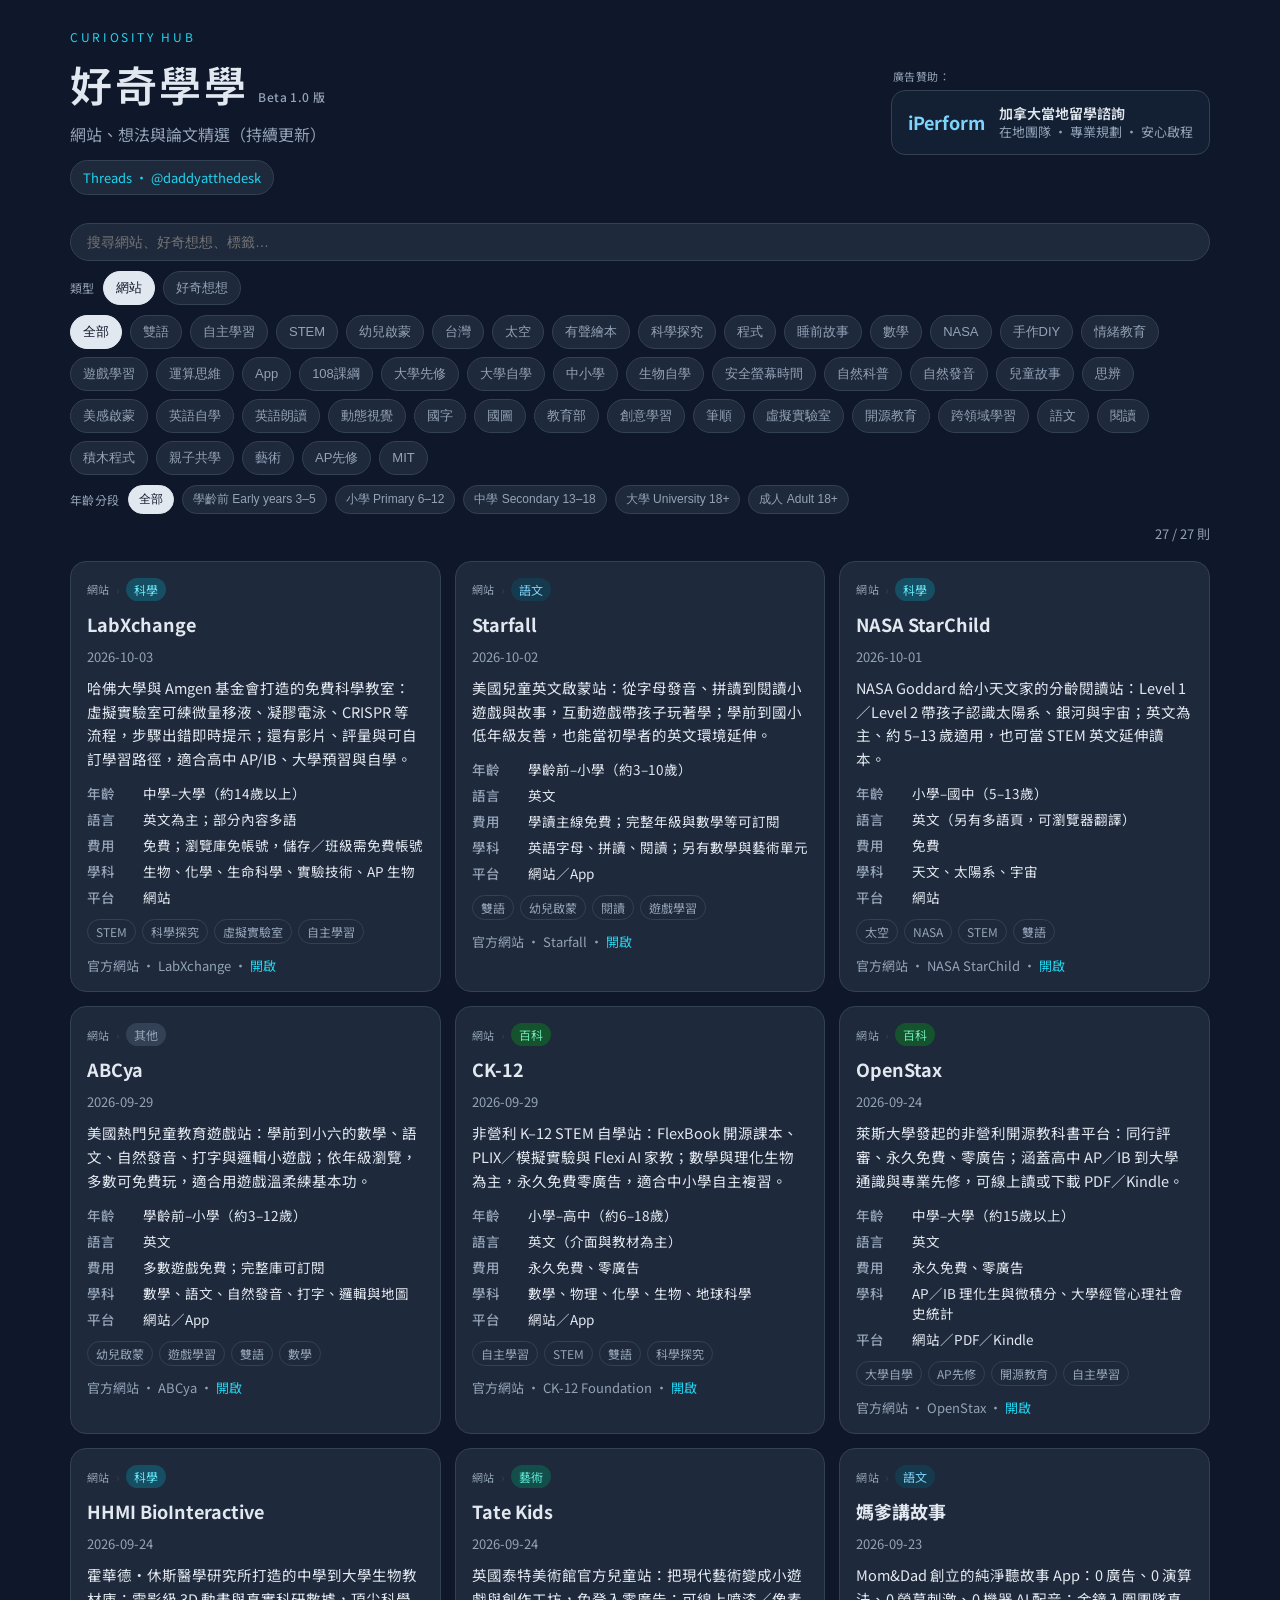
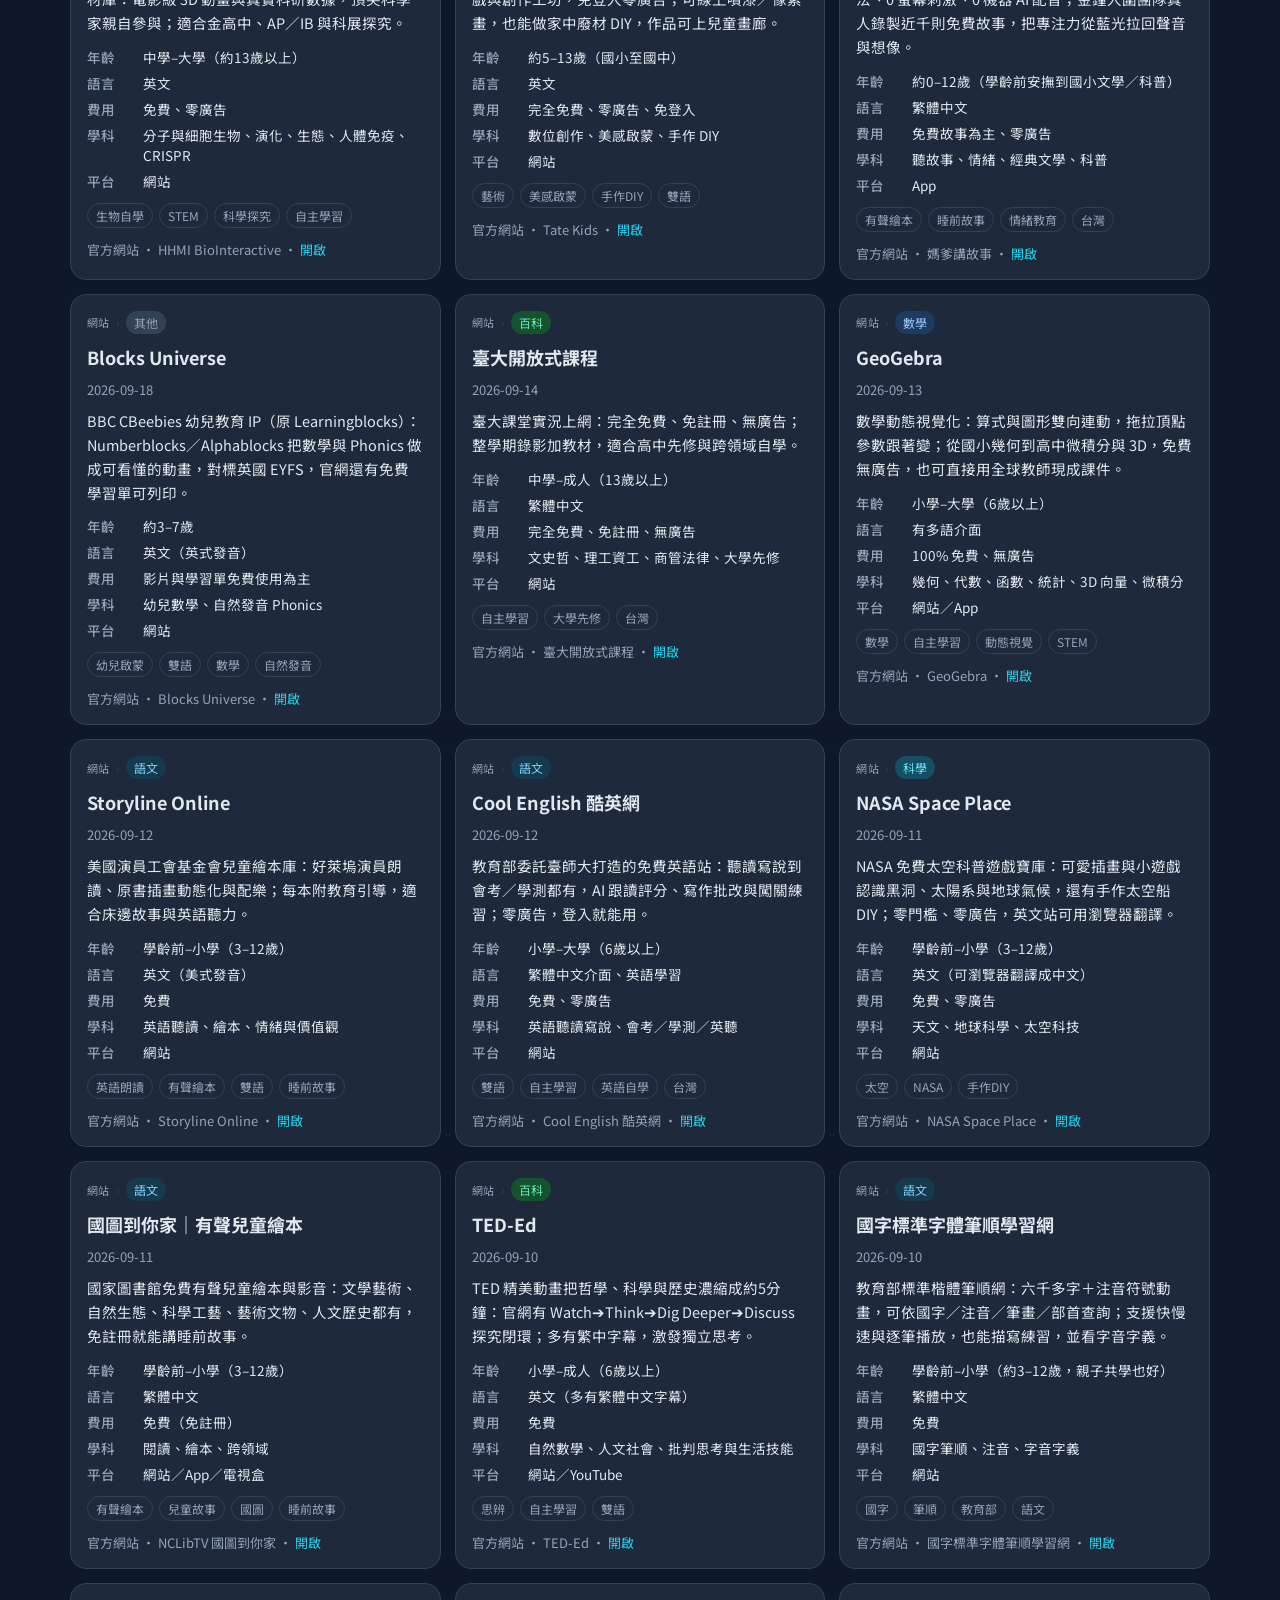
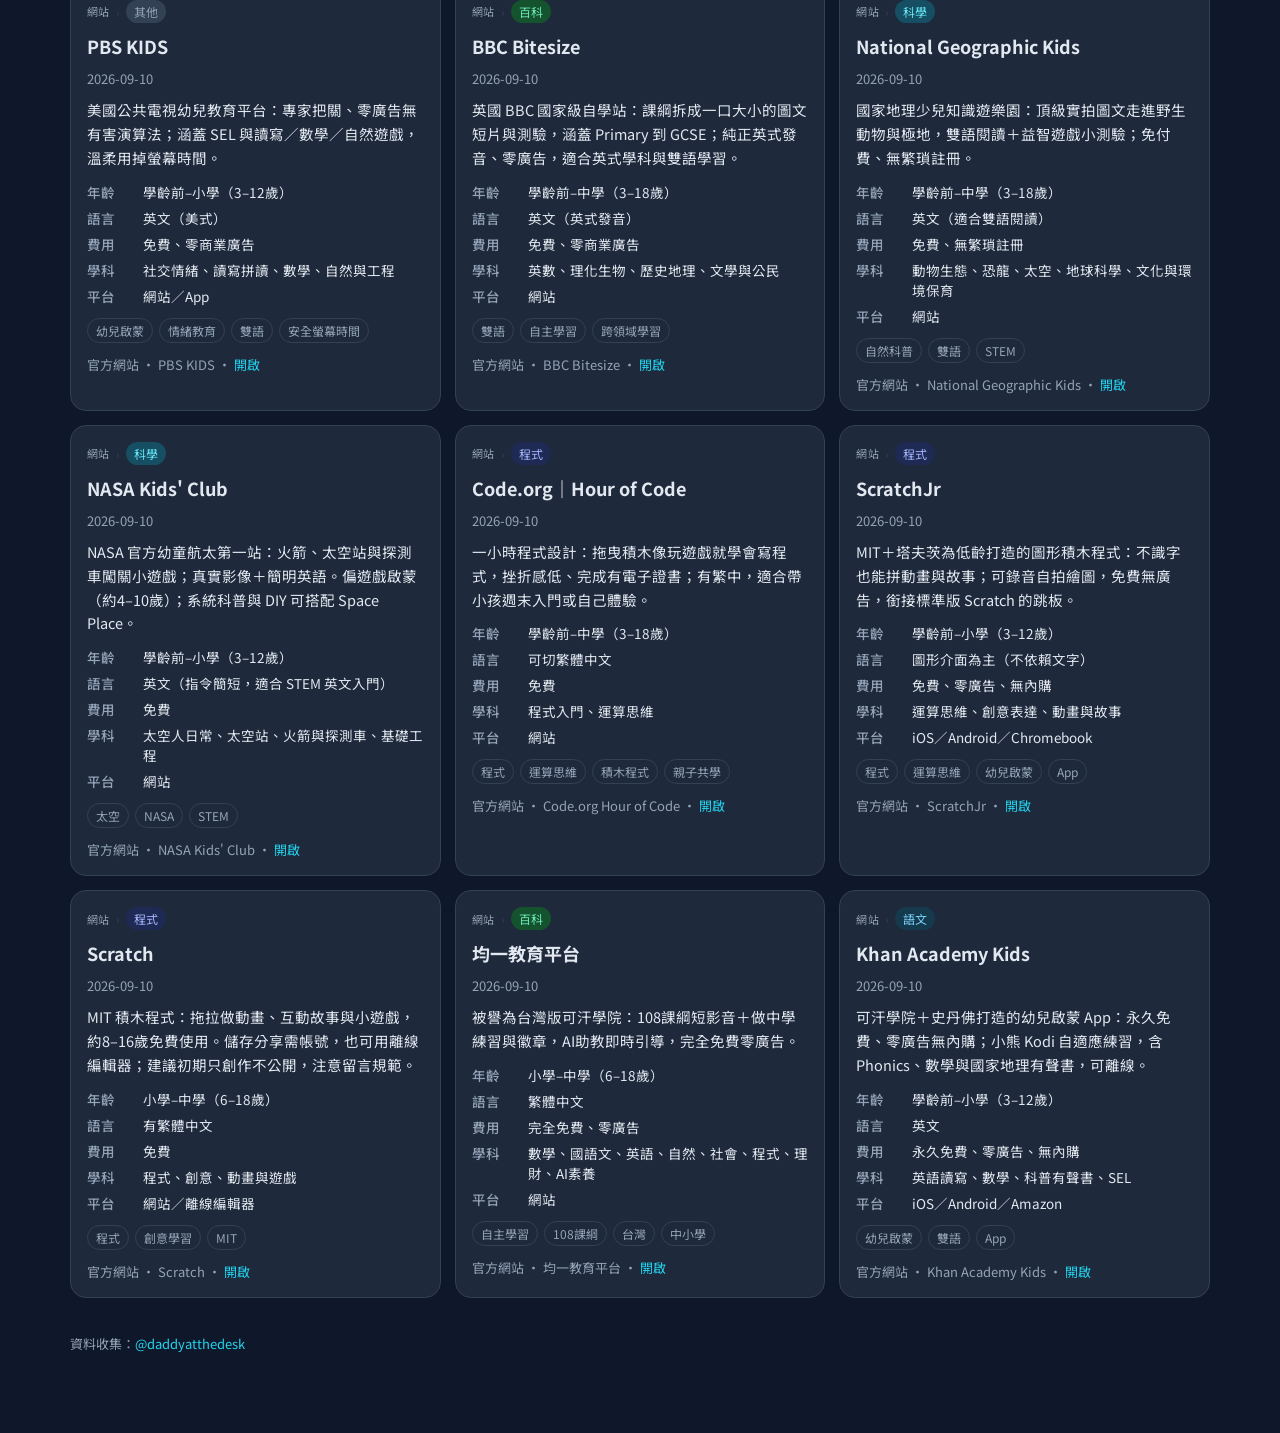
<file: index.html>
<!DOCTYPE html>
<html lang="zh-Hant">
<head>
  <meta charset="UTF-8" />
  <meta name="viewport" content="width=device-width, initial-scale=1" />
  <title>好奇學學 · Curiosity Hub</title>
  <meta name="description" content="兒童、中小學自學與知識網站精選（持續更新）" />
  <link rel="canonical" href="https://curiosityhub.webca.com/" />
  <meta property="og:type" content="website" />
  <meta property="og:site_name" content="好奇學學 Curiosity Hub" />
  <meta property="og:locale" content="zh_TW" />
  <meta property="og:url" content="https://curiosityhub.webca.com/" />
  <meta property="og:title" content="好奇學學 · Curiosity Hub" />
  <meta property="og:description" content="兒童、中小學自學與知識網站精選（持續更新）" />
  <meta property="og:image" content="https://curiosityhub.webca.com/og.jpg" />
  <meta property="og:image:type" content="image/jpeg" />
  <meta property="og:image:width" content="1200" />
  <meta property="og:image:height" content="630" />
  <meta property="og:image:alt" content="Curiosity Hub 好奇學學" />
  <meta name="twitter:card" content="summary_large_image" />
  <meta name="twitter:title" content="好奇學學 · Curiosity Hub" />
  <meta name="twitter:description" content="兒童、中小學自學與知識網站精選（持續更新）" />
  <meta name="twitter:image" content="https://curiosityhub.webca.com/og.jpg" />
  <link rel="preconnect" href="https://fonts.googleapis.com" />
  <link rel="preconnect" href="https://fonts.gstatic.com" crossorigin />
  <link href="https://fonts.googleapis.com/css2?family=Noto+Sans+TC:wght@400;500;600;700&display=swap" rel="stylesheet" />
  <link rel="stylesheet" href="styles.css?v=61" />
  <script type="text/javascript">
    (function(c,l,a,r,i,t,y){
      c[a]=c[a]||function(){(c[a].q=c[a].q||[]).push(arguments)};
      t=l.createElement(r);t.async=1;t.src="https://www.clarity.ms/tag/"+i;
      y=l.getElementsByTagName(r)[0];y.parentNode.insertBefore(t,y);
    })(window, document, "clarity", "script", "ykyc9cb3dd");
  </script>
</head>
<body>
  <div class="wrap">
    <header>
      <div class="brand">
        <div class="kicker">CURIOSITY HUB</div>
        <div class="title-row">
          <h1>好奇學學</h1>
          <span class="beta">Beta 1.0 版</span>
        </div>
        <p class="subtitle">網站、想法與論文精選（持續更新）</p>
        <a class="social" href="https://www.threads.com/@daddyatthedesk" target="_blank" rel="noopener">Threads · @daddyatthedesk</a>
      </div>
      <div class="partner-wrap">
        <span class="partner-kicker">廣告贊助：</span>
        <a class="partner" href="https://www.iperform.com/?utm_source=curiosityhub" target="_blank" rel="noopener">
          <span class="partner-name">iPerform</span>
          <span class="partner-copy">
            <strong>加拿大當地留學諮詢</strong>
            在地團隊 · 專業規劃 · 安心啟程
          </span>
        </a>
      </div>
    </header>
    <div class="toolbar">
      <input class="search" id="q" placeholder="搜尋網站、好奇想想、標籤…" />
      <div class="kind-row">
        <span class="age-label">類型</span>
        <div class="chips kinds" id="kinds"></div>
      </div>
      <div class="chips" id="chips"></div>
      <div class="age-row" id="ageRow">
        <span class="age-label">年齡分段</span>
        <div class="chips ages" id="ages"></div>
      </div>
      <div class="stats" id="stats"></div>
    </div>
    <div class="list" id="list"></div>
    <footer>資料收集：<a href="https://www.threads.com/@daddyatthedesk" target="_blank" rel="noopener">@daddyatthedesk</a></footer>
  </div>
  <script src="app.js?v=61"></script>
</body>
</html>
</file>
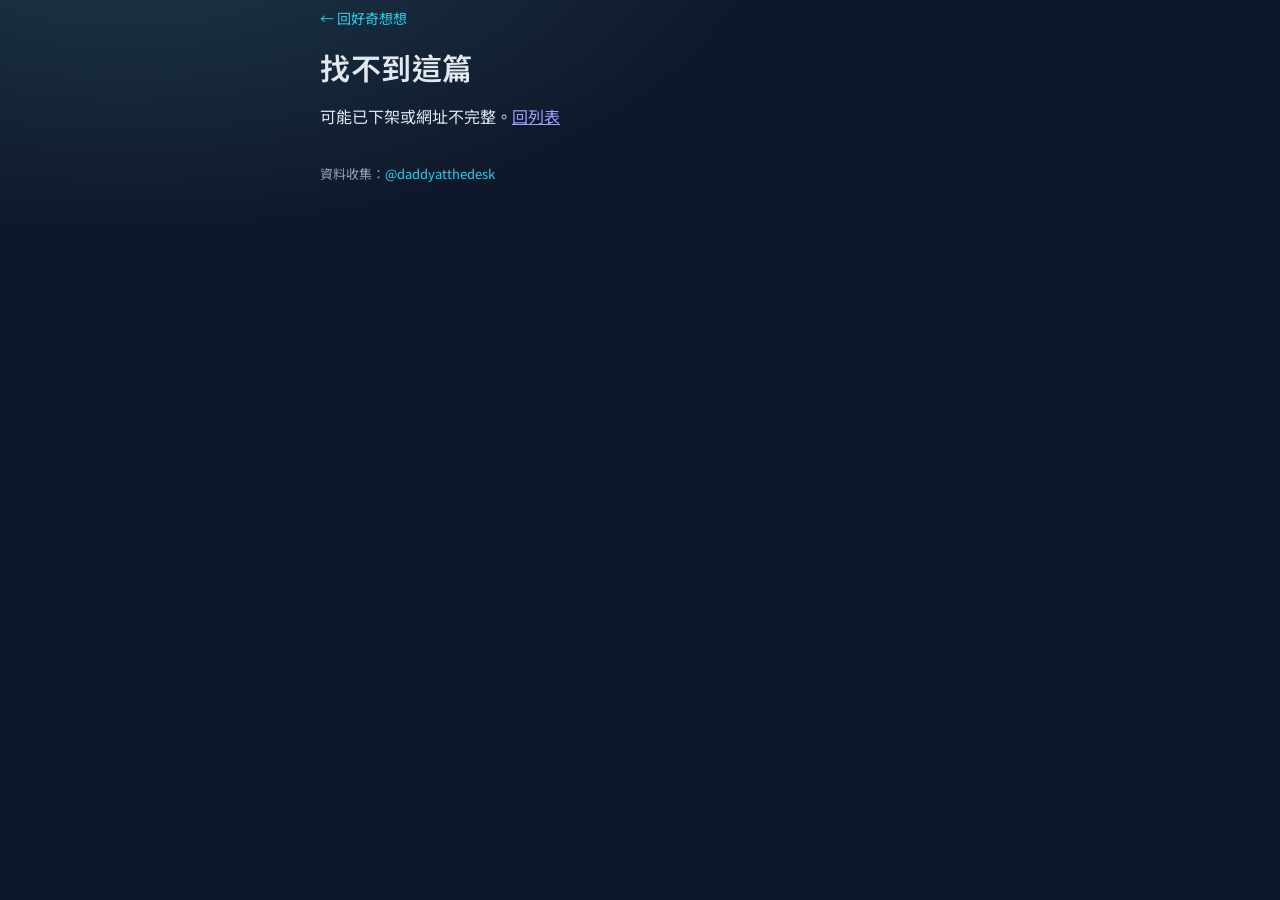
<file: article.html>
<!DOCTYPE html>
<html lang="zh-Hant">
<head>
  <meta charset="UTF-8" />
  <meta name="viewport" content="width=device-width, initial-scale=1" />
  <title>好奇學學</title>
  <meta name="description" content="兒童、中小學自學與知識精選（持續更新）" />
  <link rel="canonical" href="https://curiosityhub.webca.com/article.html" />
  <meta property="og:type" content="website" />
  <meta property="og:site_name" content="好奇學學 Curiosity Hub" />
  <meta property="og:locale" content="zh_TW" />
  <meta property="og:title" content="好奇想想 · 好奇學學" />
  <meta property="og:description" content="兒童、中小學自學與知識精選（持續更新）" />
  <meta property="og:image" content="https://curiosityhub.webca.com/og.jpg" />
  <meta property="og:image:type" content="image/jpeg" />
  <meta property="og:image:width" content="1200" />
  <meta property="og:image:height" content="630" />
  <meta name="twitter:card" content="summary_large_image" />
  <meta name="twitter:image" content="https://curiosityhub.webca.com/og.jpg" />
  <link rel="preconnect" href="https://fonts.googleapis.com" />
  <link rel="preconnect" href="https://fonts.gstatic.com" crossorigin />
  <link href="https://fonts.googleapis.com/css2?family=Noto+Sans+TC:wght@400;500;600;700&display=swap" rel="stylesheet" />
  <link rel="stylesheet" href="styles.css?v=61" />
  <script>
    (function () {
      var id = new URLSearchParams(location.search).get("id");
      if (id) location.replace("a/" + encodeURIComponent(id) + ".html");
    })();
  </script>
  <script type="text/javascript">
    (function(c,l,a,r,i,t,y){
      c[a]=c[a]||function(){(c[a].q=c[a].q||[]).push(arguments)};
      t=l.createElement(r);t.async=1;t.src="https://www.clarity.ms/tag/"+i;
      y=l.getElementsByTagName(r)[0];y.parentNode.insertBefore(t,y);
    })(window, document, "clarity", "script", "ykyc9cb3dd");
  </script>
</head>
<body>
  <div class="wrap reader-wrap">
    <p class="back"><a href="./">← 回好奇想想</a></p>
    <article class="reader" id="reader">載入中…</article>
    <footer>資料收集：<a href="https://www.threads.com/@daddyatthedesk" target="_blank" rel="noopener">@daddyatthedesk</a></footer>
  </div>
  <script src="article.js?v=61"></script>
</body>
</html>
</file>
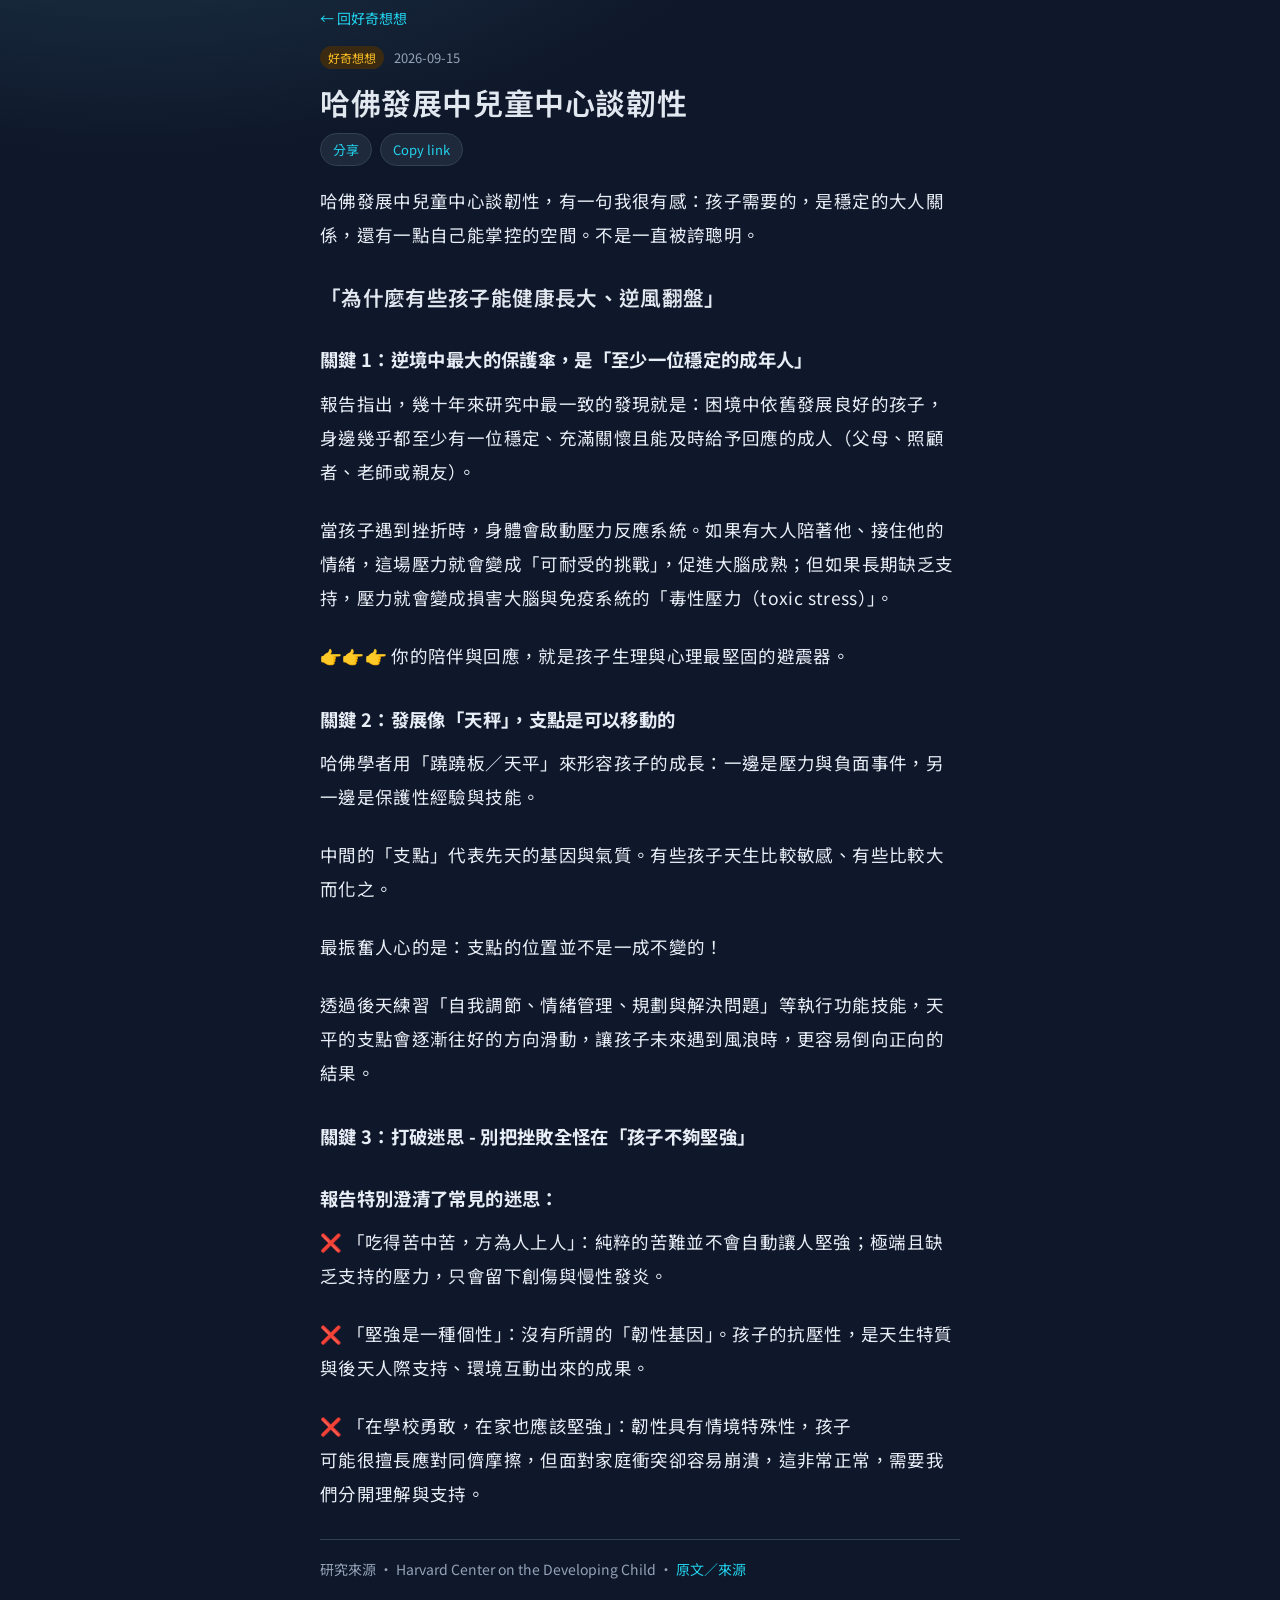
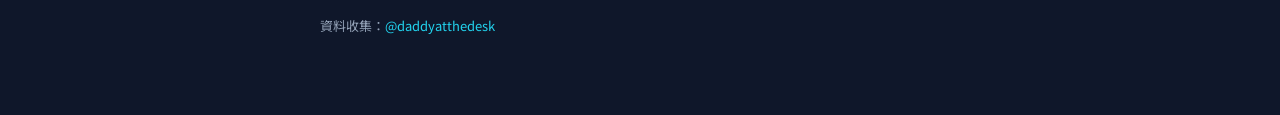
<file: a/2026-09-15-001.html>
<!DOCTYPE html>
<html lang="zh-Hant">
<head>
  <meta charset="UTF-8" />
  <meta name="viewport" content="width=device-width, initial-scale=1" />
  <title>哈佛發展中兒童中心談韌性 · 好奇學學</title>
  <meta name="description" content="兒童、中小學自學與知識精選（持續更新）" />
  <link rel="canonical" href="https://curiosityhub.webca.com/a/2026-09-15-001.html" />
  <meta property="og:type" content="article" />
  <meta property="og:site_name" content="好奇學學 Curiosity Hub" />
  <meta property="og:locale" content="zh_TW" />
  <meta property="og:title" content="哈佛發展中兒童中心談韌性 · 好奇學學" />
  <meta property="og:description" content="兒童、中小學自學與知識精選（持續更新）" />
  <meta property="og:url" content="https://curiosityhub.webca.com/a/2026-09-15-001.html" />
  <meta property="og:image" content="https://curiosityhub.webca.com/og.jpg" />
  <meta property="og:image:type" content="image/jpeg" />
  <meta property="og:image:width" content="1200" />
  <meta property="og:image:height" content="630" />
  <meta name="twitter:card" content="summary_large_image" />
  <meta name="twitter:image" content="https://curiosityhub.webca.com/og.jpg" />
  <link rel="preconnect" href="https://fonts.googleapis.com" />
  <link rel="preconnect" href="https://fonts.gstatic.com" crossorigin />
  <link href="https://fonts.googleapis.com/css2?family=Noto+Sans+TC:wght@400;500;600;700&display=swap" rel="stylesheet" />
  <link rel="stylesheet" href="../styles.css?v=48" />
  <script type="text/javascript">
    (function(c,l,a,r,i,t,y){
      c[a]=c[a]||function(){(c[a].q=c[a].q||[]).push(arguments)};
      t=l.createElement(r);t.async=1;t.src="https://www.clarity.ms/tag/"+i;
      y=l.getElementsByTagName(r)[0];y.parentNode.insertBefore(t,y);
    })(window, document, "clarity", "script", "ykyc9cb3dd");
  </script>
</head>
<body>
  <div class="wrap reader-wrap">
    <p class="back"><a href="../">← 回好奇想想</a></p>
    <article class="reader" id="reader">載入中…</article>
    <footer>資料收集：<a href="https://www.threads.com/@daddyatthedesk" target="_blank" rel="noopener">@daddyatthedesk</a></footer>
  </div>
  <script src="../article.js?v=48"></script>
</body>
</html>
</file>
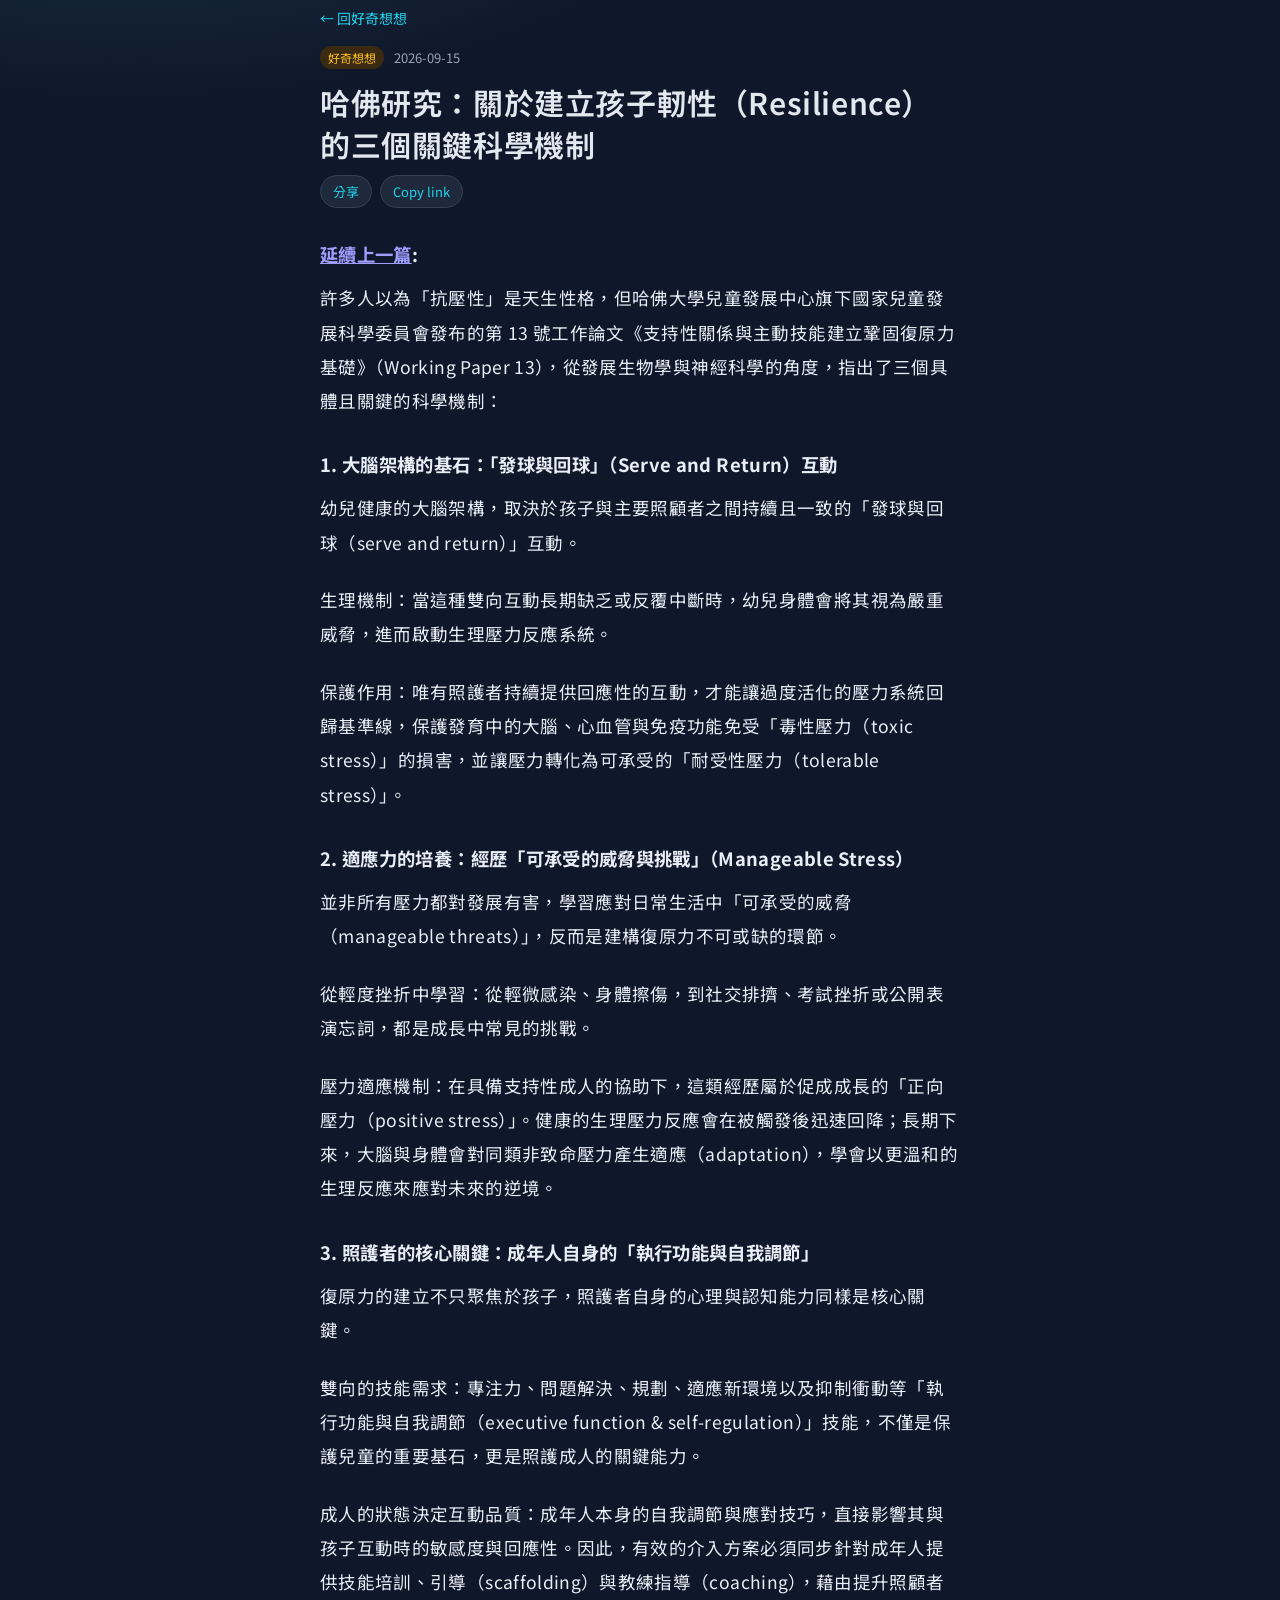
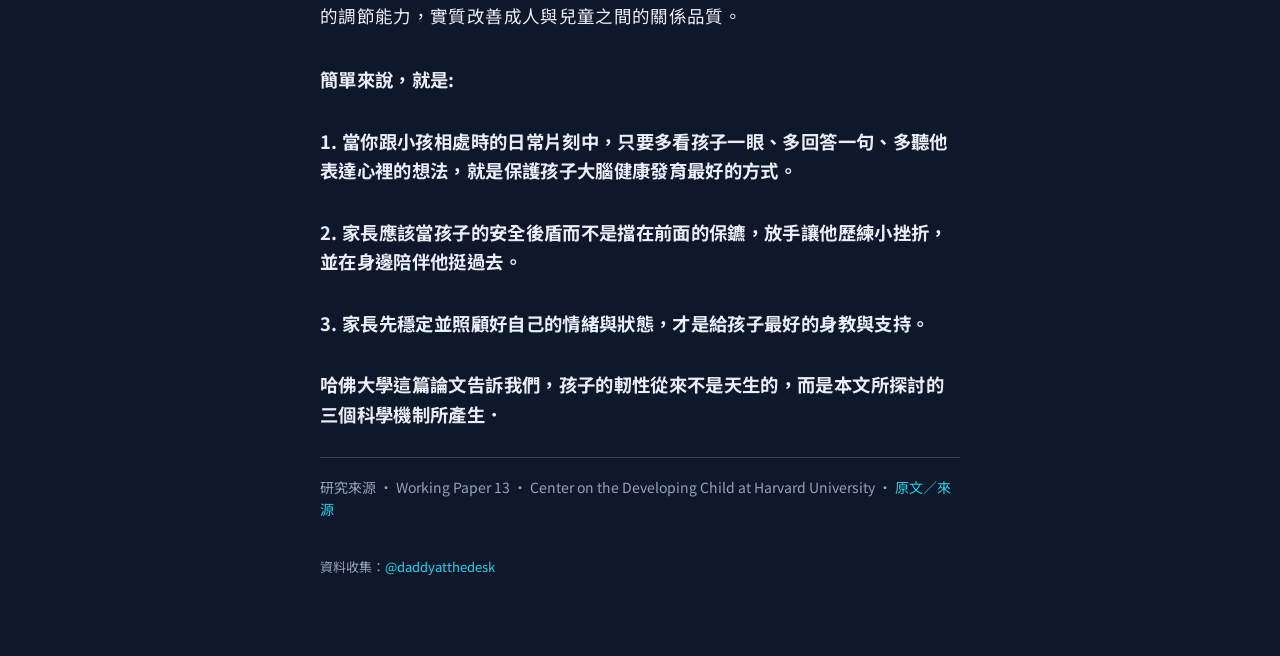
<file: a/2026-09-15-002.html>
<!DOCTYPE html>
<html lang="zh-Hant">
<head>
  <meta charset="UTF-8" />
  <meta name="viewport" content="width=device-width, initial-scale=1" />
  <title>哈佛研究：關於建立孩子軔性（Resilience）的三個關鍵科學機制 · 好奇學學</title>
  <meta name="description" content="兒童、中小學自學與知識精選（持續更新）" />
  <link rel="canonical" href="https://curiosityhub.webca.com/a/2026-09-15-002.html" />
  <meta property="og:type" content="article" />
  <meta property="og:site_name" content="好奇學學 Curiosity Hub" />
  <meta property="og:locale" content="zh_TW" />
  <meta property="og:title" content="哈佛研究：關於建立孩子軔性（Resilience）的三個關鍵科學機制 · 好奇學學" />
  <meta property="og:description" content="兒童、中小學自學與知識精選（持續更新）" />
  <meta property="og:url" content="https://curiosityhub.webca.com/a/2026-09-15-002.html" />
  <meta property="og:image" content="https://curiosityhub.webca.com/og.jpg" />
  <meta property="og:image:type" content="image/jpeg" />
  <meta property="og:image:width" content="1200" />
  <meta property="og:image:height" content="630" />
  <meta name="twitter:card" content="summary_large_image" />
  <meta name="twitter:image" content="https://curiosityhub.webca.com/og.jpg" />
  <link rel="preconnect" href="https://fonts.googleapis.com" />
  <link rel="preconnect" href="https://fonts.gstatic.com" crossorigin />
  <link href="https://fonts.googleapis.com/css2?family=Noto+Sans+TC:wght@400;500;600;700&display=swap" rel="stylesheet" />
  <link rel="stylesheet" href="../styles.css?v=48" />
  <script type="text/javascript">
    (function(c,l,a,r,i,t,y){
      c[a]=c[a]||function(){(c[a].q=c[a].q||[]).push(arguments)};
      t=l.createElement(r);t.async=1;t.src="https://www.clarity.ms/tag/"+i;
      y=l.getElementsByTagName(r)[0];y.parentNode.insertBefore(t,y);
    })(window, document, "clarity", "script", "ykyc9cb3dd");
  </script>
</head>
<body>
  <div class="wrap reader-wrap">
    <p class="back"><a href="../">← 回好奇想想</a></p>
    <article class="reader" id="reader">載入中…</article>
    <footer>資料收集：<a href="https://www.threads.com/@daddyatthedesk" target="_blank" rel="noopener">@daddyatthedesk</a></footer>
  </div>
  <script src="../article.js?v=48"></script>
</body>
</html>
</file>
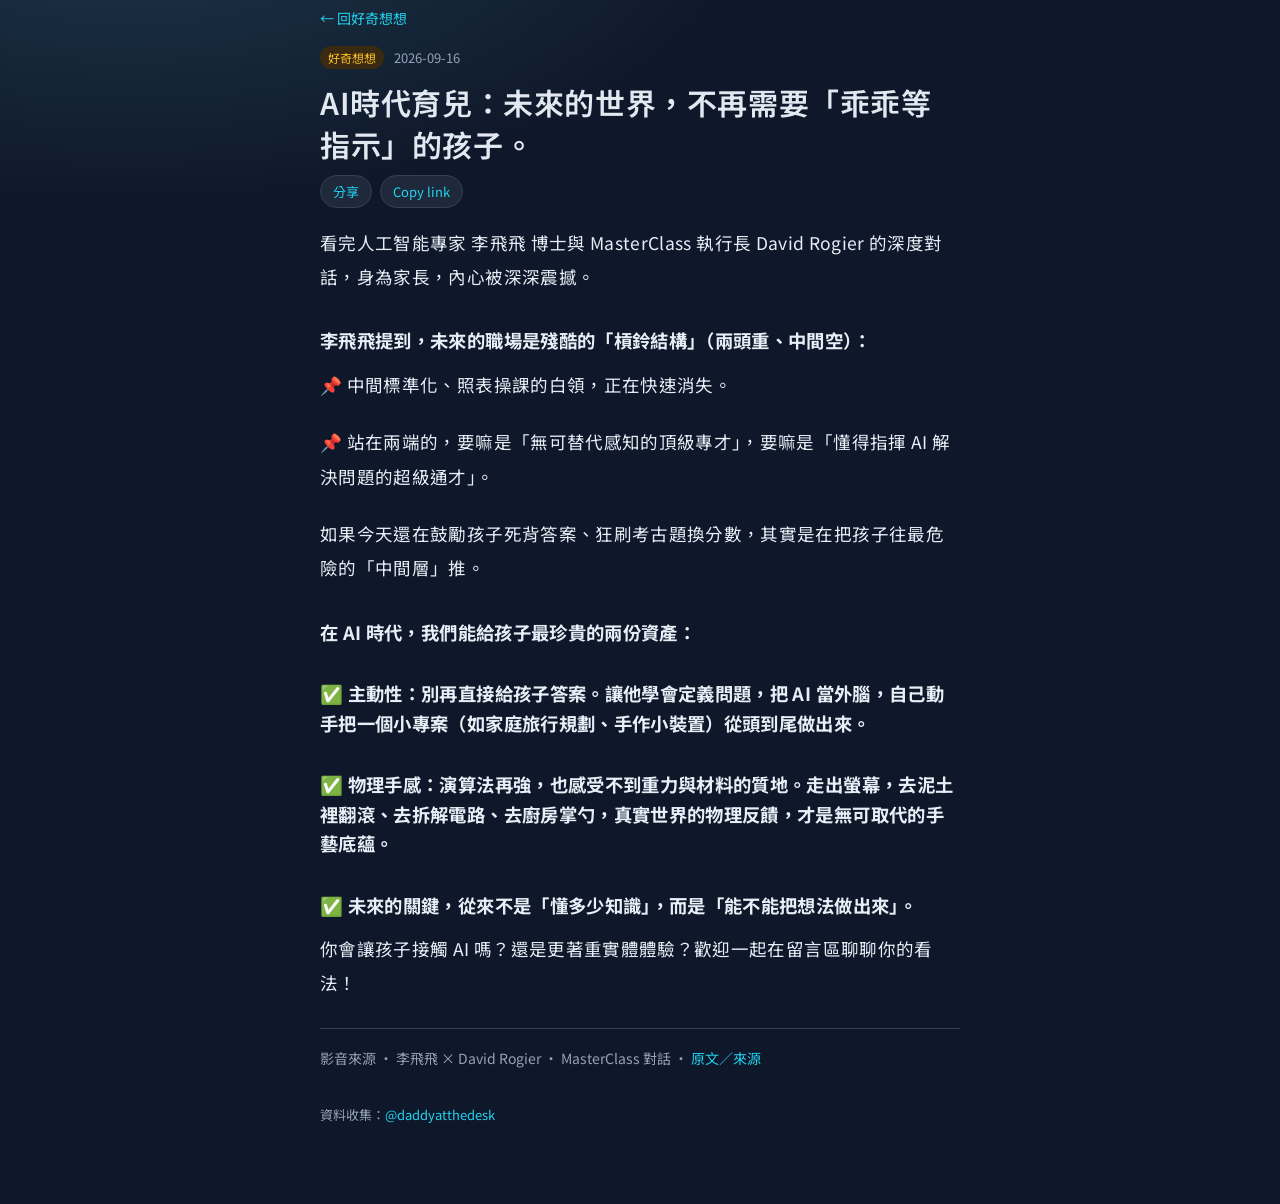
<file: a/2026-09-16-001.html>
<!DOCTYPE html>
<html lang="zh-Hant">
<head>
  <meta charset="UTF-8" />
  <meta name="viewport" content="width=device-width, initial-scale=1" />
  <title>AI時代育兒：未來的世界，不再需要「乖乖等指示」的孩子。 · 好奇學學</title>
  <meta name="description" content="兒童、中小學自學與知識精選（持續更新）" />
  <link rel="canonical" href="https://curiosityhub.webca.com/a/2026-09-16-001.html" />
  <meta property="og:type" content="article" />
  <meta property="og:site_name" content="好奇學學 Curiosity Hub" />
  <meta property="og:locale" content="zh_TW" />
  <meta property="og:title" content="AI時代育兒：未來的世界，不再需要「乖乖等指示」的孩子。 · 好奇學學" />
  <meta property="og:description" content="兒童、中小學自學與知識精選（持續更新）" />
  <meta property="og:url" content="https://curiosityhub.webca.com/a/2026-09-16-001.html" />
  <meta property="og:image" content="https://curiosityhub.webca.com/og.jpg" />
  <meta property="og:image:type" content="image/jpeg" />
  <meta property="og:image:width" content="1200" />
  <meta property="og:image:height" content="630" />
  <meta name="twitter:card" content="summary_large_image" />
  <meta name="twitter:image" content="https://curiosityhub.webca.com/og.jpg" />
  <link rel="preconnect" href="https://fonts.googleapis.com" />
  <link rel="preconnect" href="https://fonts.gstatic.com" crossorigin />
  <link href="https://fonts.googleapis.com/css2?family=Noto+Sans+TC:wght@400;500;600;700&display=swap" rel="stylesheet" />
  <link rel="stylesheet" href="../styles.css?v=48" />
  <script type="text/javascript">
    (function(c,l,a,r,i,t,y){
      c[a]=c[a]||function(){(c[a].q=c[a].q||[]).push(arguments)};
      t=l.createElement(r);t.async=1;t.src="https://www.clarity.ms/tag/"+i;
      y=l.getElementsByTagName(r)[0];y.parentNode.insertBefore(t,y);
    })(window, document, "clarity", "script", "ykyc9cb3dd");
  </script>
</head>
<body>
  <div class="wrap reader-wrap">
    <p class="back"><a href="../">← 回好奇想想</a></p>
    <article class="reader" id="reader">載入中…</article>
    <footer>資料收集：<a href="https://www.threads.com/@daddyatthedesk" target="_blank" rel="noopener">@daddyatthedesk</a></footer>
  </div>
  <script src="../article.js?v=48"></script>
</body>
</html>
</file>
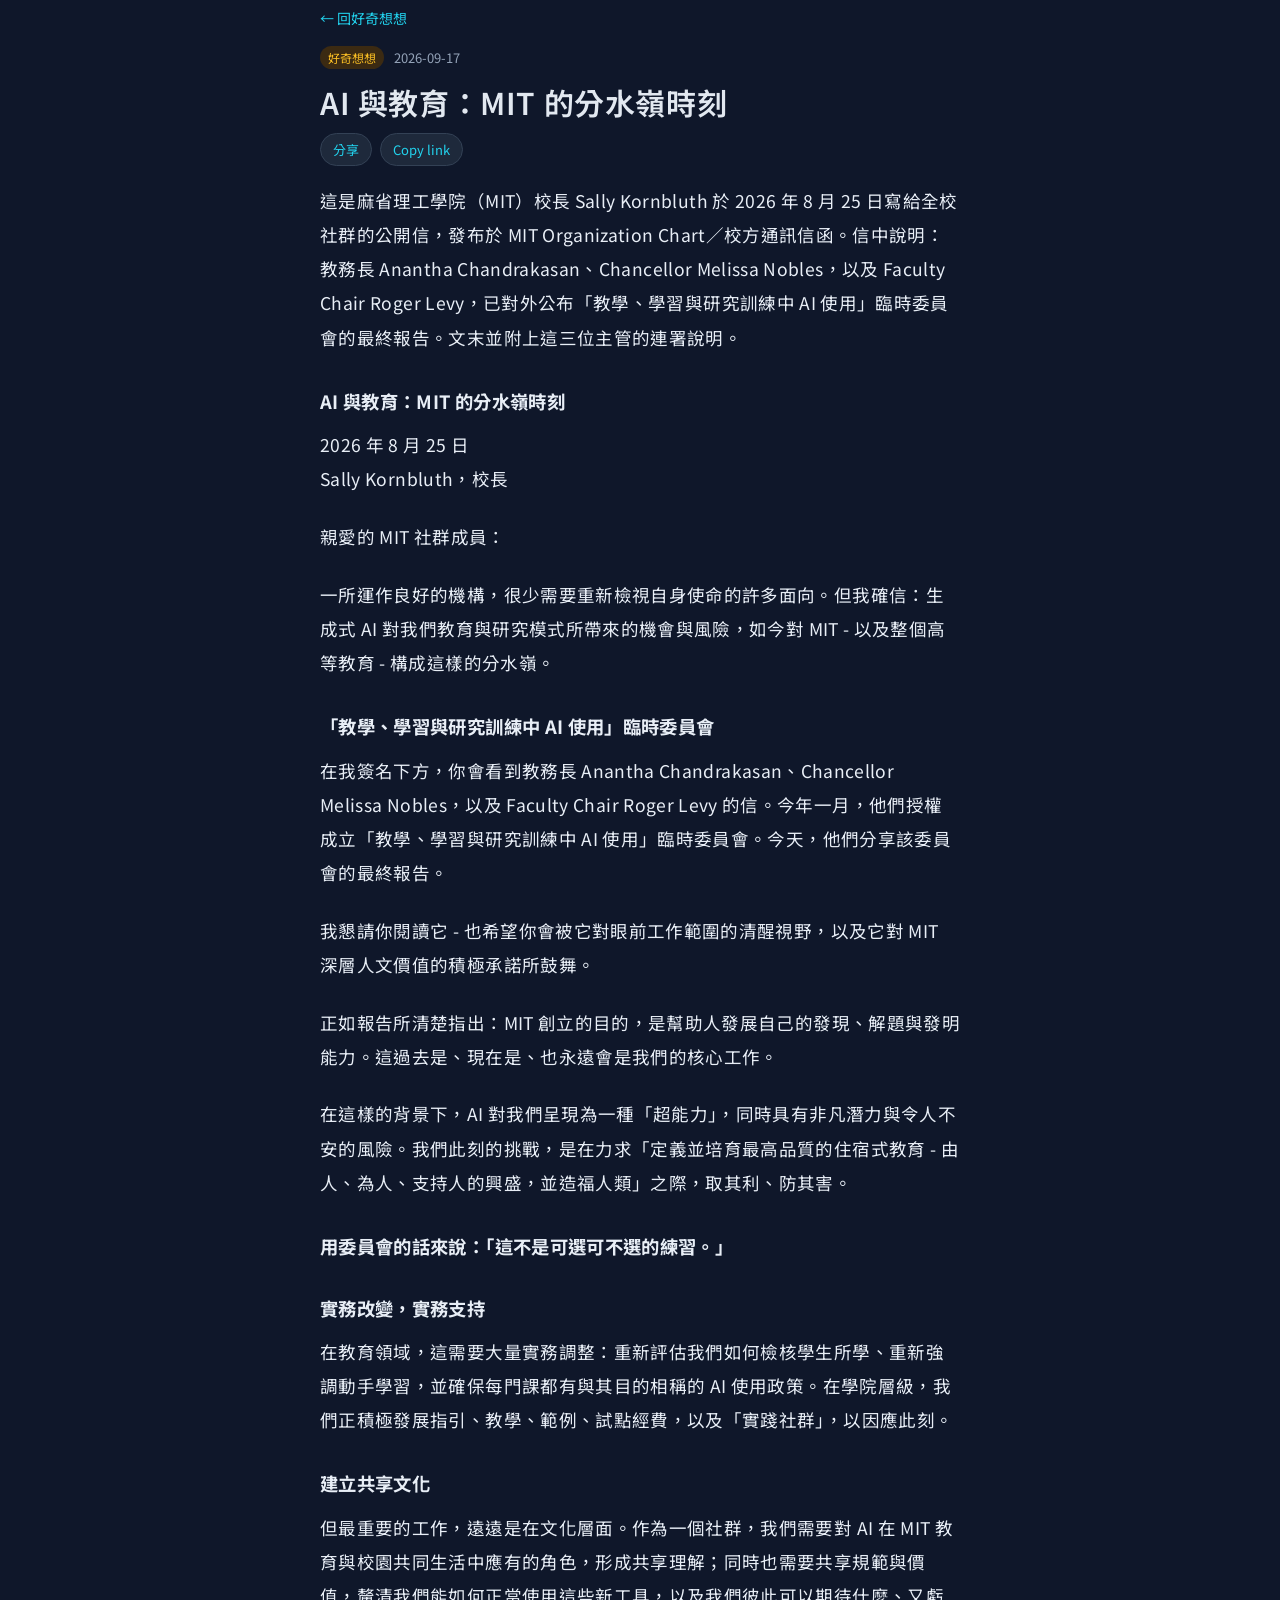
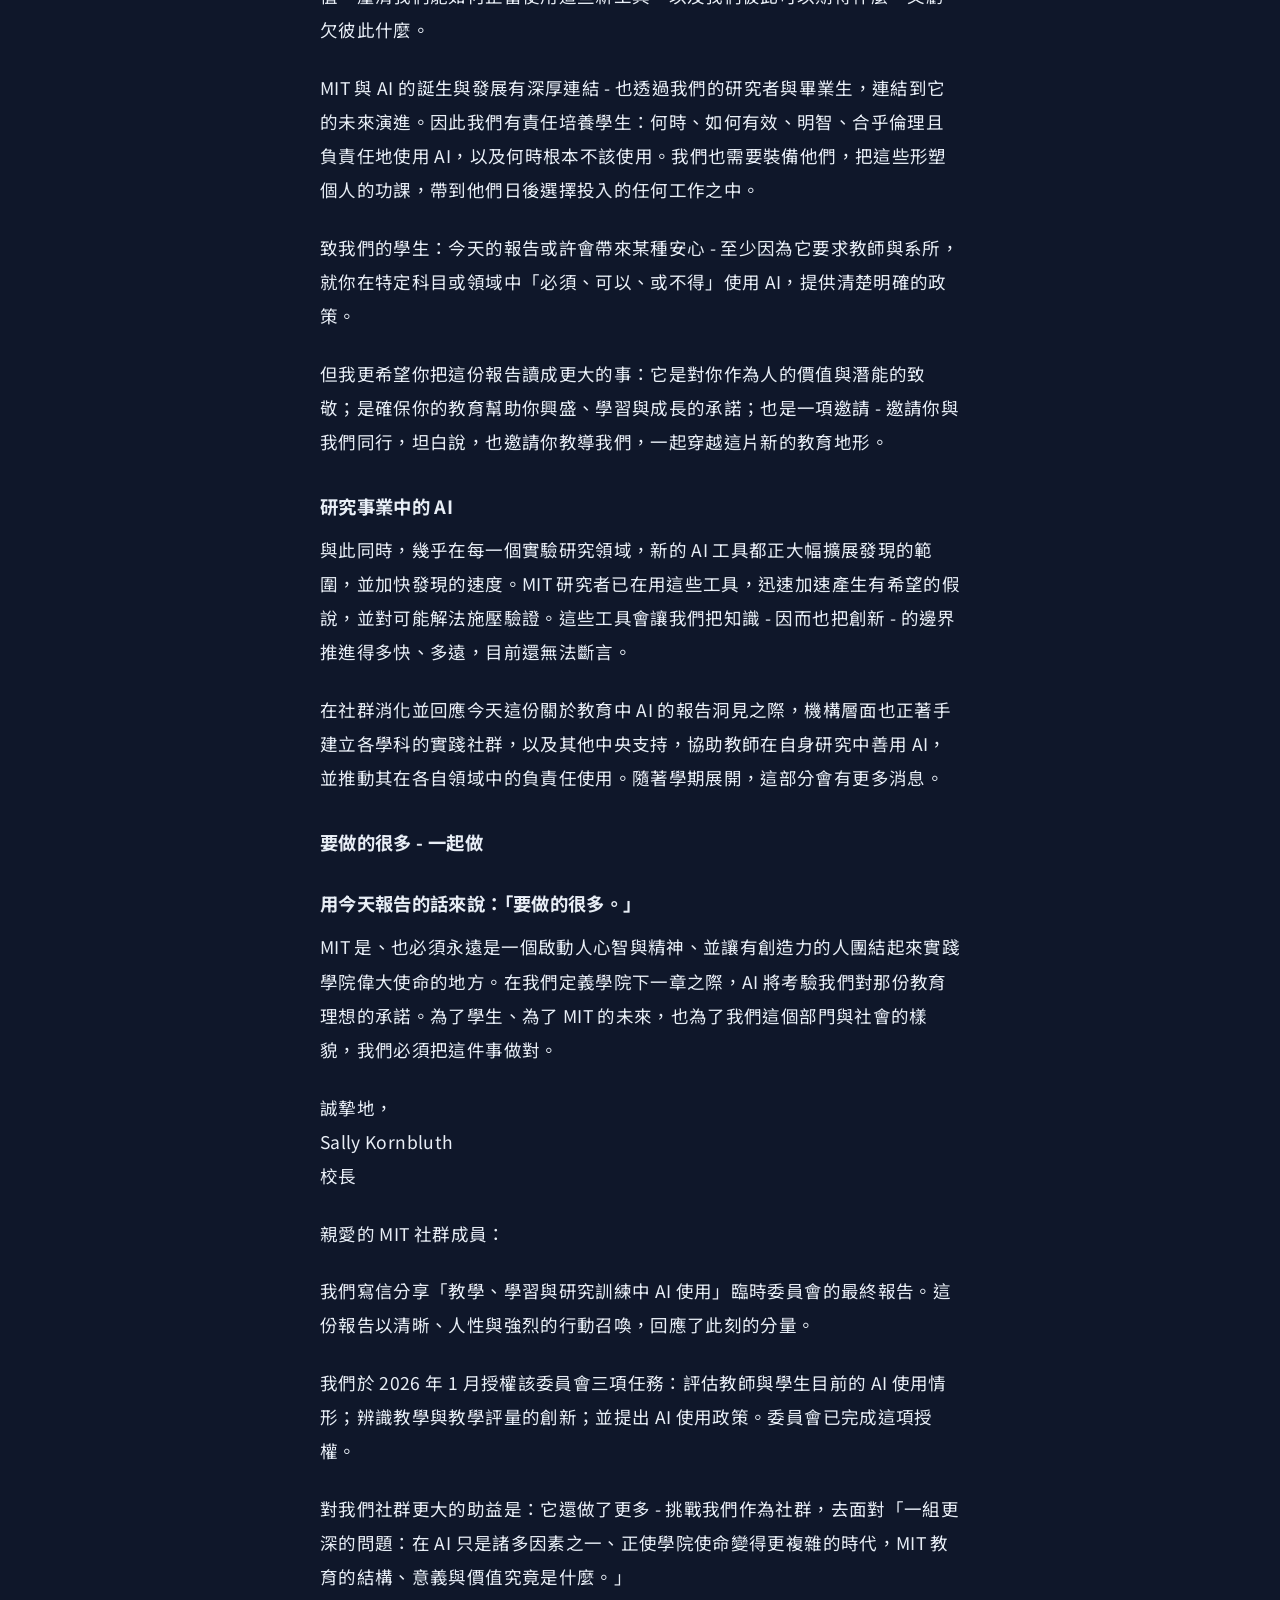
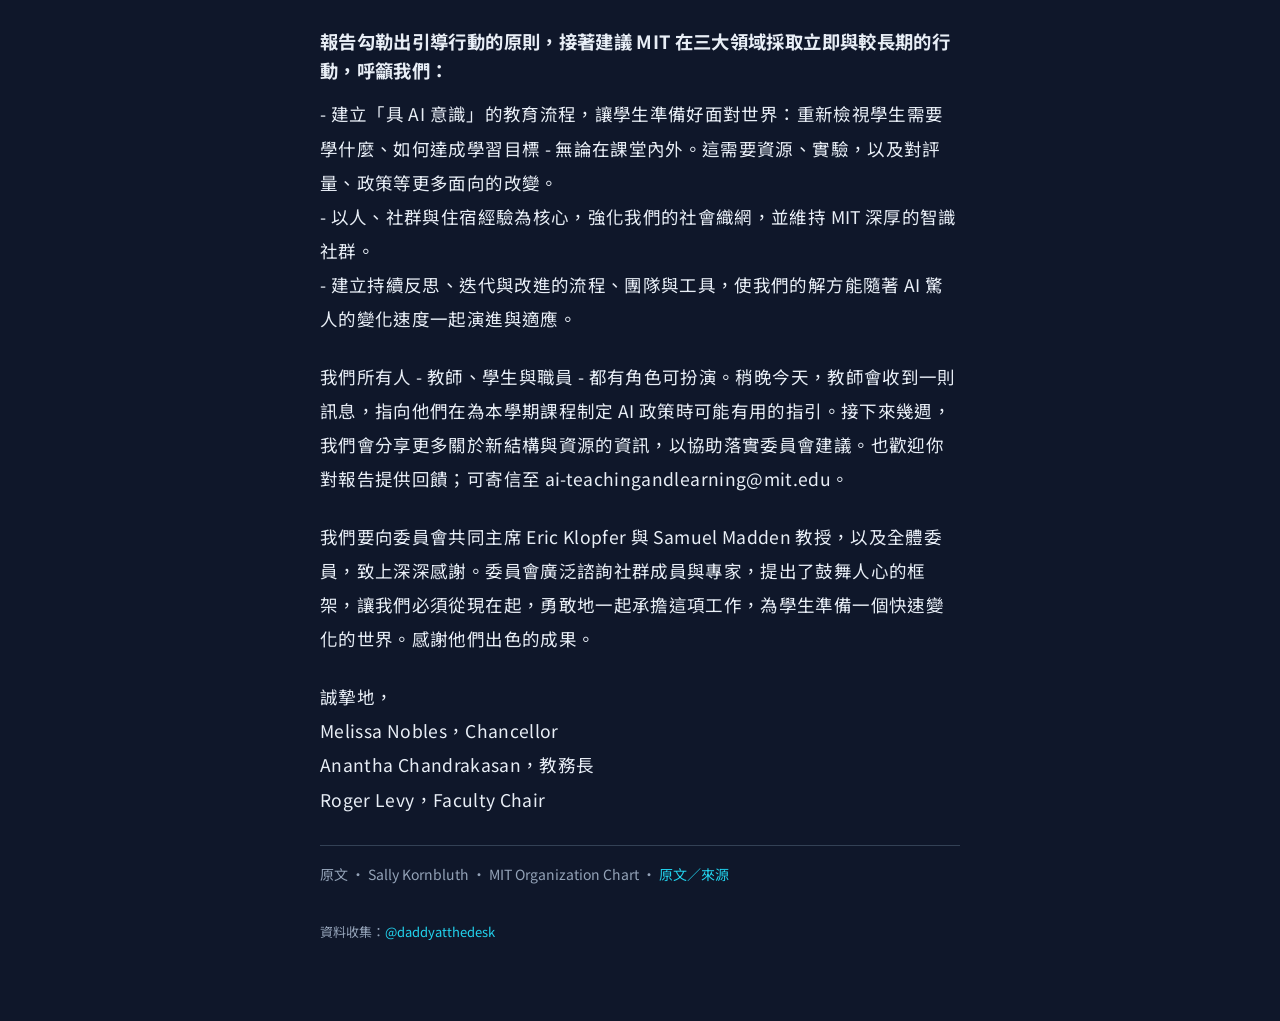
<file: a/2026-09-17-001.html>
<!DOCTYPE html>
<html lang="zh-Hant">
<head>
  <meta charset="UTF-8" />
  <meta name="viewport" content="width=device-width, initial-scale=1" />
  <title>AI 與教育：MIT 的分水嶺時刻 · 好奇學學</title>
  <meta name="description" content="兒童、中小學自學與知識精選（持續更新）" />
  <link rel="canonical" href="https://curiosityhub.webca.com/a/2026-09-17-001.html" />
  <meta property="og:type" content="article" />
  <meta property="og:site_name" content="好奇學學 Curiosity Hub" />
  <meta property="og:locale" content="zh_TW" />
  <meta property="og:title" content="AI 與教育：MIT 的分水嶺時刻 · 好奇學學" />
  <meta property="og:description" content="兒童、中小學自學與知識精選（持續更新）" />
  <meta property="og:url" content="https://curiosityhub.webca.com/a/2026-09-17-001.html" />
  <meta property="og:image" content="https://curiosityhub.webca.com/og.jpg" />
  <meta property="og:image:type" content="image/jpeg" />
  <meta property="og:image:width" content="1200" />
  <meta property="og:image:height" content="630" />
  <meta name="twitter:card" content="summary_large_image" />
  <meta name="twitter:image" content="https://curiosityhub.webca.com/og.jpg" />
  <link rel="preconnect" href="https://fonts.googleapis.com" />
  <link rel="preconnect" href="https://fonts.gstatic.com" crossorigin />
  <link href="https://fonts.googleapis.com/css2?family=Noto+Sans+TC:wght@400;500;600;700&display=swap" rel="stylesheet" />
  <link rel="stylesheet" href="../styles.css?v=48" />
  <script type="text/javascript">
    (function(c,l,a,r,i,t,y){
      c[a]=c[a]||function(){(c[a].q=c[a].q||[]).push(arguments)};
      t=l.createElement(r);t.async=1;t.src="https://www.clarity.ms/tag/"+i;
      y=l.getElementsByTagName(r)[0];y.parentNode.insertBefore(t,y);
    })(window, document, "clarity", "script", "ykyc9cb3dd");
  </script>
</head>
<body>
  <div class="wrap reader-wrap">
    <p class="back"><a href="../">← 回好奇想想</a></p>
    <article class="reader" id="reader">載入中…</article>
    <footer>資料收集：<a href="https://www.threads.com/@daddyatthedesk" target="_blank" rel="noopener">@daddyatthedesk</a></footer>
  </div>
  <script src="../article.js?v=48"></script>
</body>
</html>
</file>
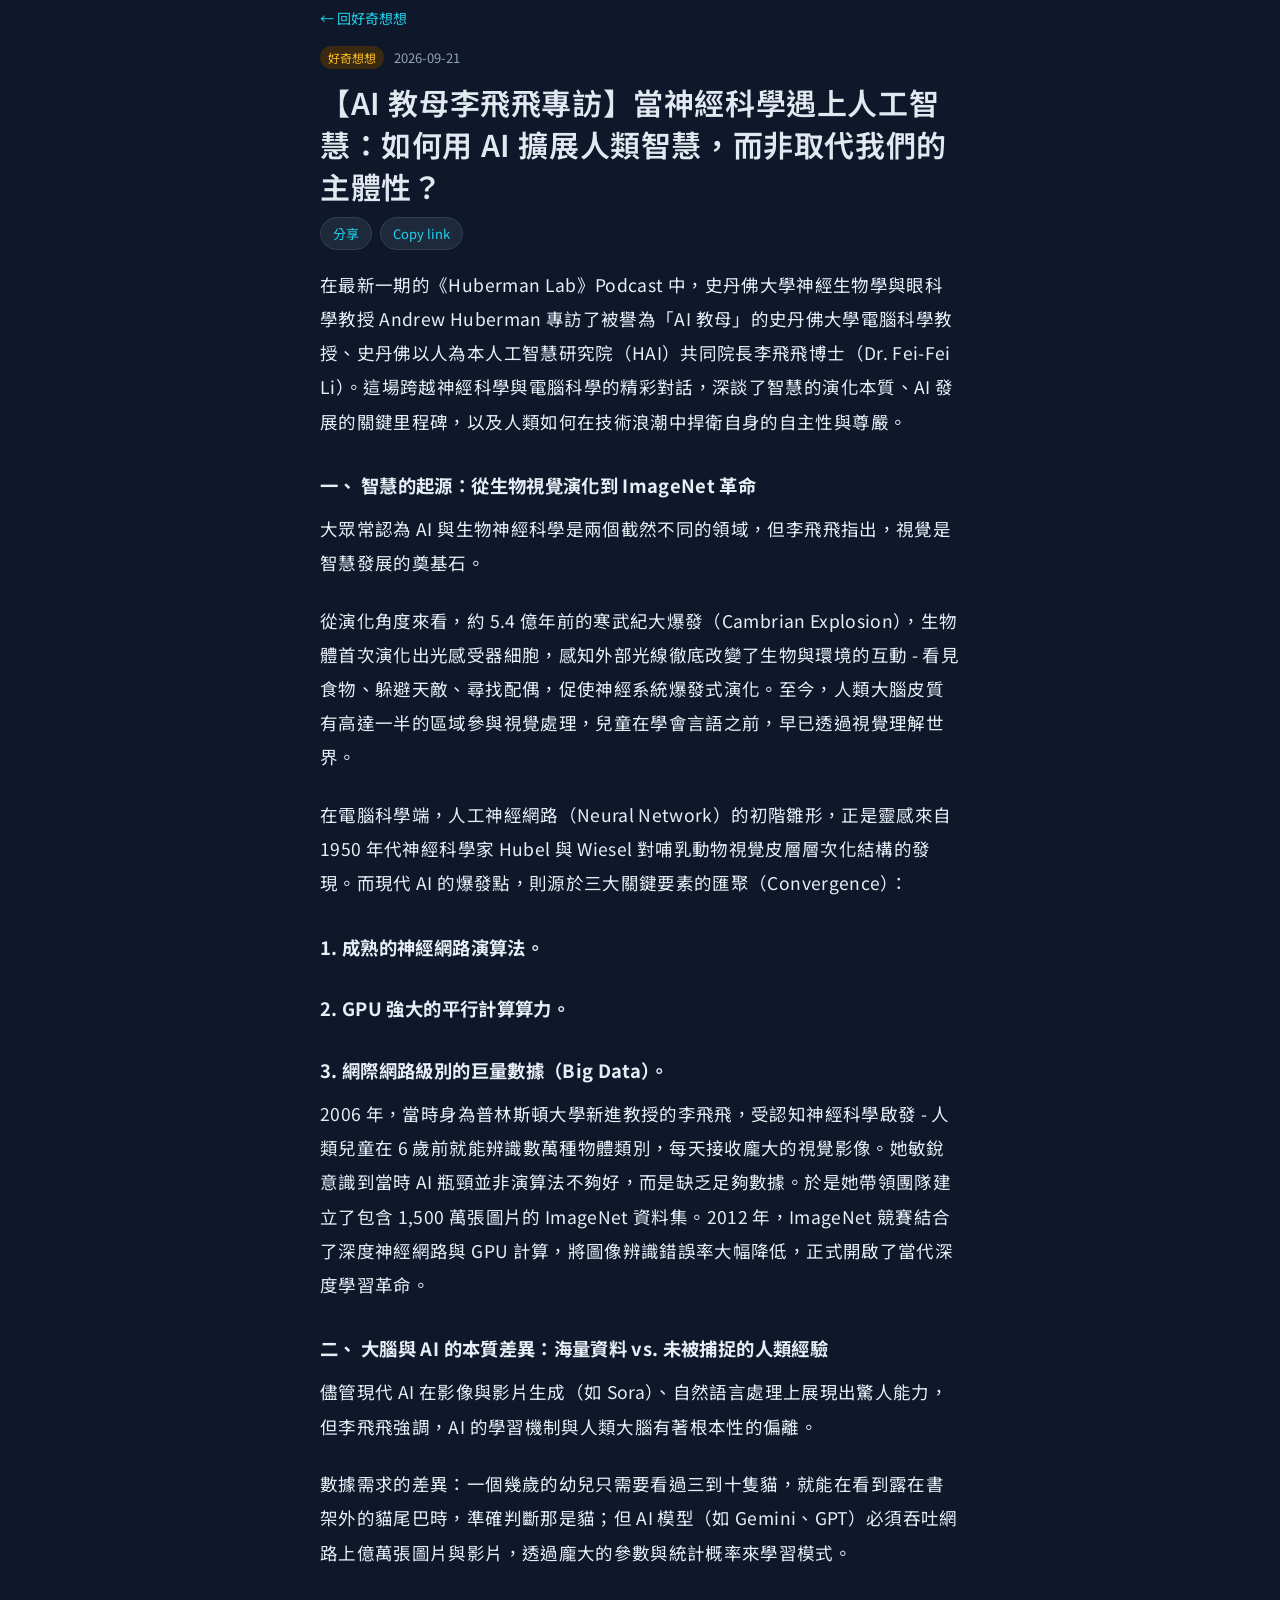
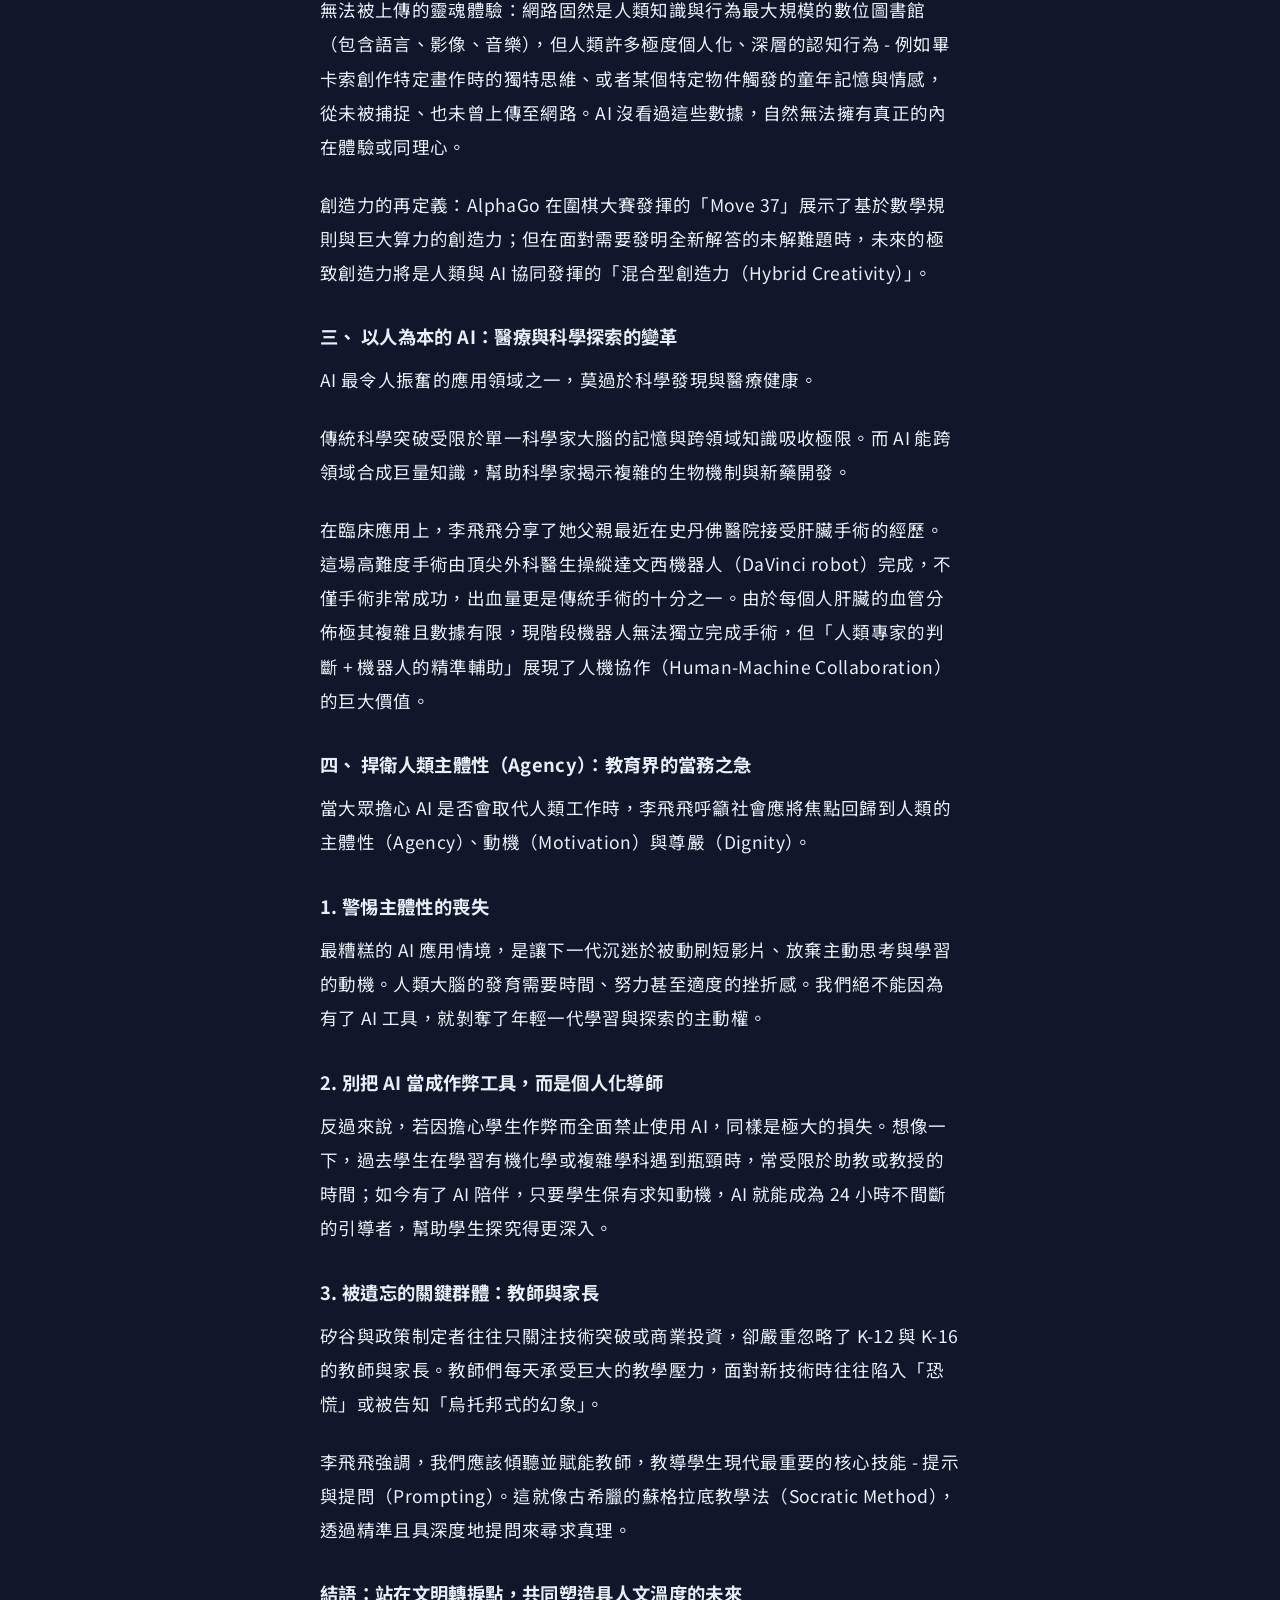
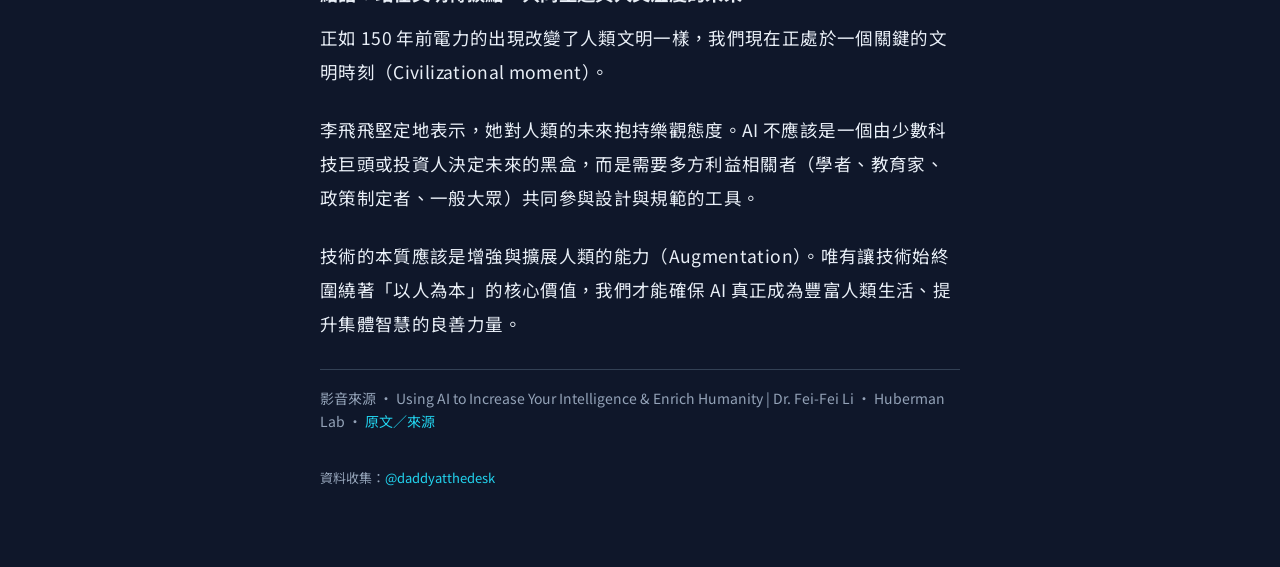
<file: a/2026-09-21-001.html>
<!DOCTYPE html>
<html lang="zh-Hant">
<head>
  <meta charset="UTF-8" />
  <meta name="viewport" content="width=device-width, initial-scale=1" />
  <title>【AI 教母李飛飛專訪】當神經科學遇上人工智慧：如何用 AI 擴展人類智慧，而非取代我們的主體性？ · 好奇學學</title>
  <meta name="description" content="兒童、中小學自學與知識精選（持續更新）" />
  <link rel="canonical" href="https://curiosityhub.webca.com/a/2026-09-21-001.html" />
  <meta property="og:type" content="article" />
  <meta property="og:site_name" content="好奇學學 Curiosity Hub" />
  <meta property="og:locale" content="zh_TW" />
  <meta property="og:title" content="【AI 教母李飛飛專訪】當神經科學遇上人工智慧：如何用 AI 擴展人類智慧，而非取代我們的主體性？ · 好奇學學" />
  <meta property="og:description" content="兒童、中小學自學與知識精選（持續更新）" />
  <meta property="og:url" content="https://curiosityhub.webca.com/a/2026-09-21-001.html" />
  <meta property="og:image" content="https://curiosityhub.webca.com/og.jpg" />
  <meta property="og:image:type" content="image/jpeg" />
  <meta property="og:image:width" content="1200" />
  <meta property="og:image:height" content="630" />
  <meta name="twitter:card" content="summary_large_image" />
  <meta name="twitter:image" content="https://curiosityhub.webca.com/og.jpg" />
  <link rel="preconnect" href="https://fonts.googleapis.com" />
  <link rel="preconnect" href="https://fonts.gstatic.com" crossorigin />
  <link href="https://fonts.googleapis.com/css2?family=Noto+Sans+TC:wght@400;500;600;700&display=swap" rel="stylesheet" />
  <link rel="stylesheet" href="../styles.css?v=48" />
  <script type="text/javascript">
    (function(c,l,a,r,i,t,y){
      c[a]=c[a]||function(){(c[a].q=c[a].q||[]).push(arguments)};
      t=l.createElement(r);t.async=1;t.src="https://www.clarity.ms/tag/"+i;
      y=l.getElementsByTagName(r)[0];y.parentNode.insertBefore(t,y);
    })(window, document, "clarity", "script", "ykyc9cb3dd");
  </script>
</head>
<body>
  <div class="wrap reader-wrap">
    <p class="back"><a href="../">← 回好奇想想</a></p>
    <article class="reader" id="reader">載入中…</article>
    <footer>資料收集：<a href="https://www.threads.com/@daddyatthedesk" target="_blank" rel="noopener">@daddyatthedesk</a></footer>
  </div>
  <script src="../article.js?v=48"></script>
</body>
</html>
</file>
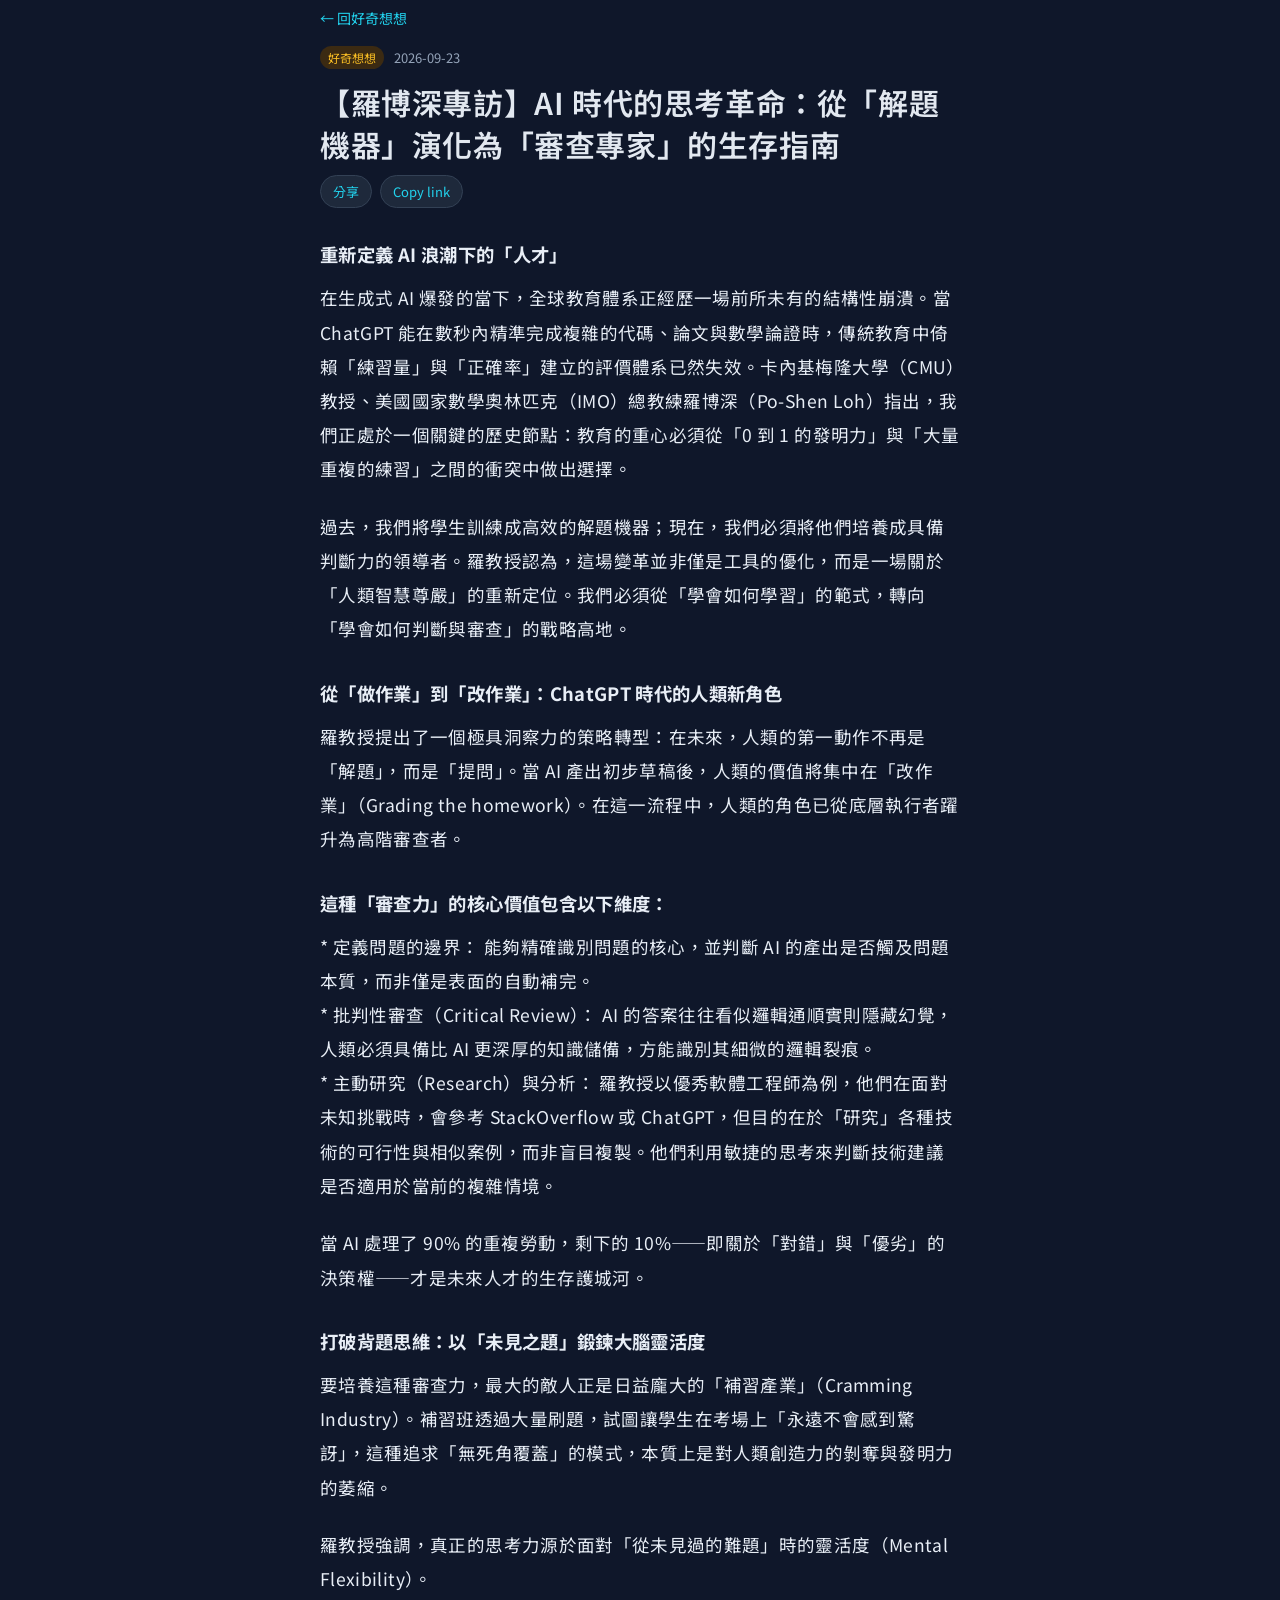
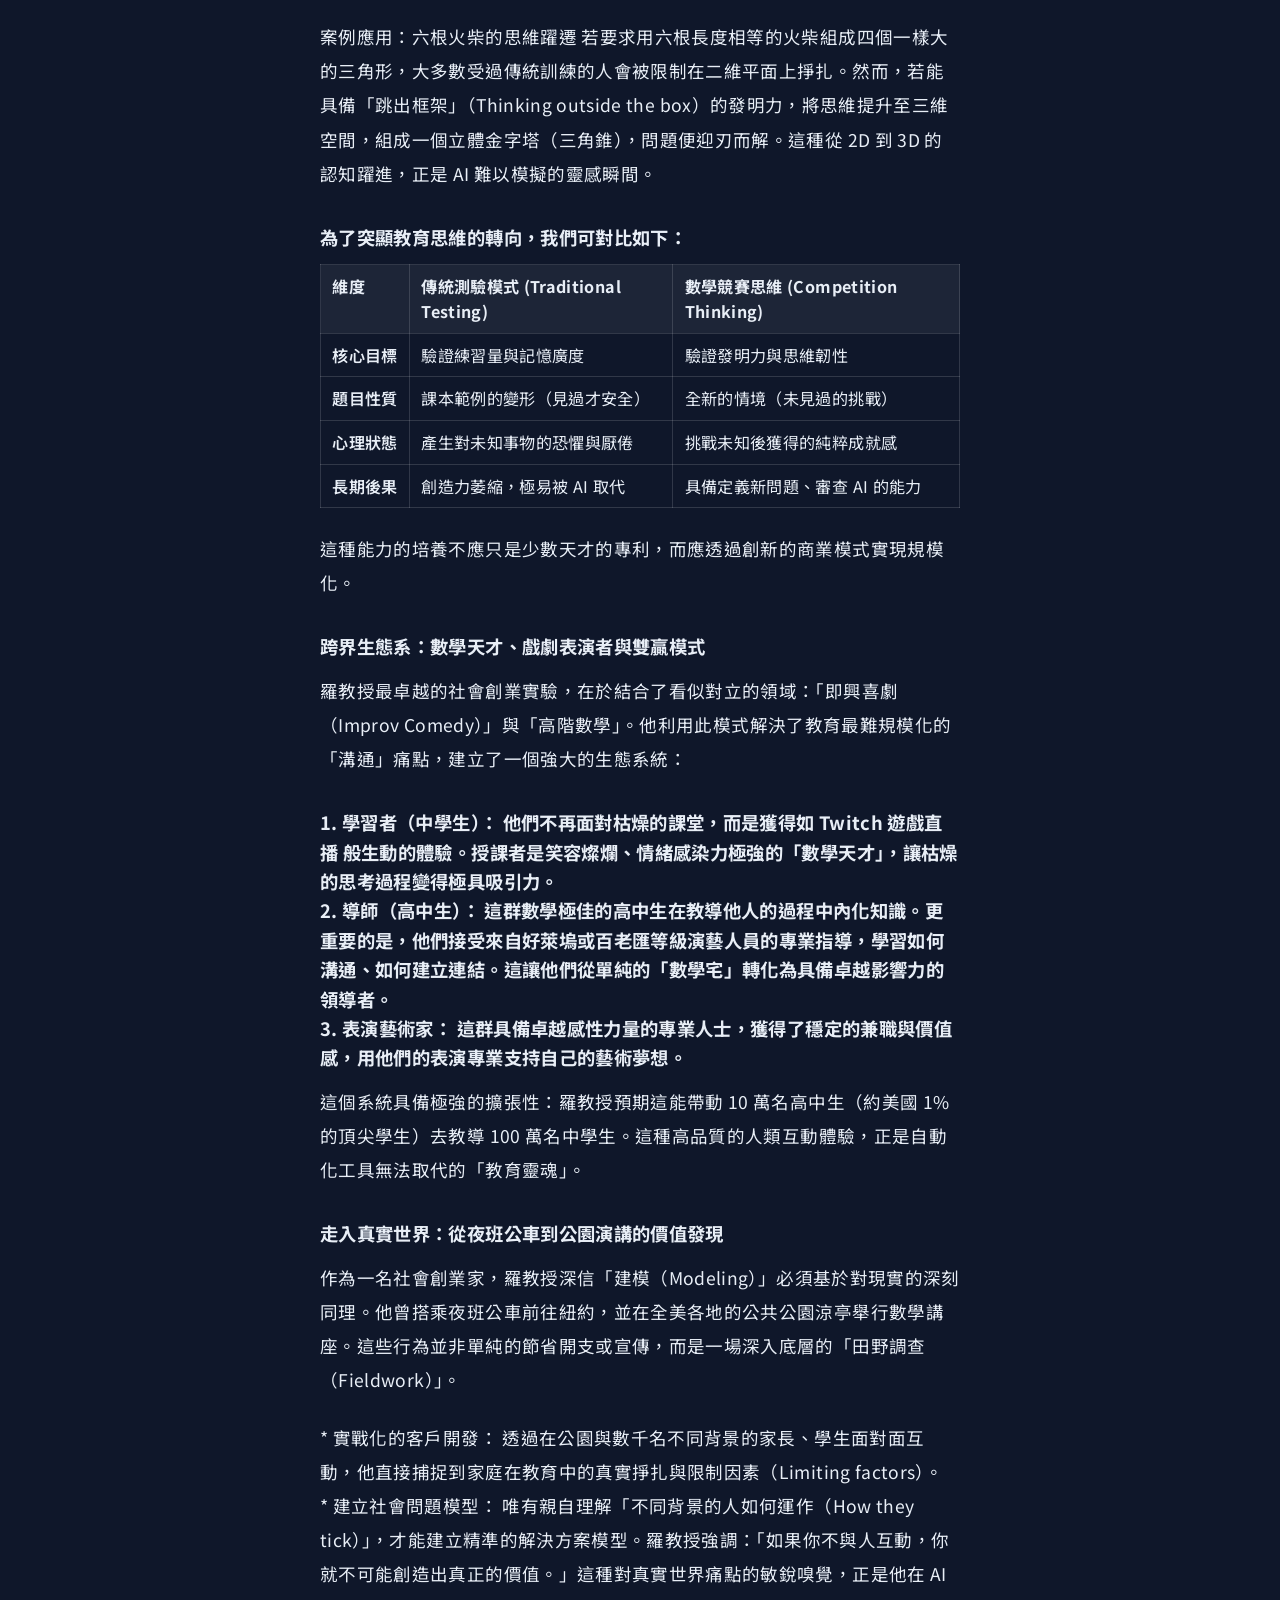
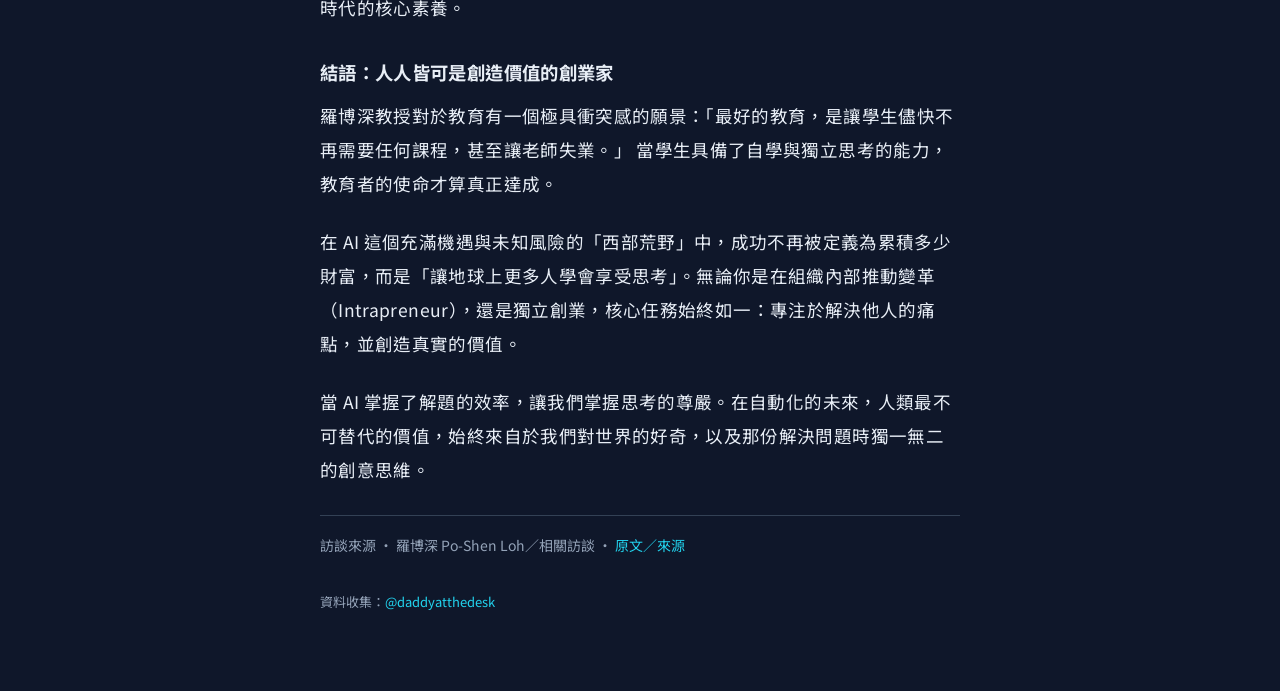
<file: a/2026-09-23-002.html>
<!DOCTYPE html>
<html lang="zh-Hant">
<head>
  <meta charset="UTF-8" />
  <meta name="viewport" content="width=device-width, initial-scale=1" />
  <title>【羅博深專訪】AI 時代的思考革命：從「解題機器」演化為「審查專家」的生存指南 · 好奇學學</title>
  <meta name="description" content="兒童、中小學自學與知識精選（持續更新）" />
  <link rel="canonical" href="https://curiosityhub.webca.com/a/2026-09-23-002.html" />
  <meta property="og:type" content="article" />
  <meta property="og:site_name" content="好奇學學 Curiosity Hub" />
  <meta property="og:locale" content="zh_TW" />
  <meta property="og:title" content="【羅博深專訪】AI 時代的思考革命：從「解題機器」演化為「審查專家」的生存指南 · 好奇學學" />
  <meta property="og:description" content="兒童、中小學自學與知識精選（持續更新）" />
  <meta property="og:url" content="https://curiosityhub.webca.com/a/2026-09-23-002.html" />
  <meta property="og:image" content="https://curiosityhub.webca.com/og.jpg" />
  <meta property="og:image:type" content="image/jpeg" />
  <meta property="og:image:width" content="1200" />
  <meta property="og:image:height" content="630" />
  <meta name="twitter:card" content="summary_large_image" />
  <meta name="twitter:image" content="https://curiosityhub.webca.com/og.jpg" />
  <link rel="preconnect" href="https://fonts.googleapis.com" />
  <link rel="preconnect" href="https://fonts.gstatic.com" crossorigin />
  <link href="https://fonts.googleapis.com/css2?family=Noto+Sans+TC:wght@400;500;600;700&display=swap" rel="stylesheet" />
  <link rel="stylesheet" href="../styles.css?v=52" />
  <script type="text/javascript">
    (function(c,l,a,r,i,t,y){
      c[a]=c[a]||function(){(c[a].q=c[a].q||[]).push(arguments)};
      t=l.createElement(r);t.async=1;t.src="https://www.clarity.ms/tag/"+i;
      y=l.getElementsByTagName(r)[0];y.parentNode.insertBefore(t,y);
    })(window, document, "clarity", "script", "ykyc9cb3dd");
  </script>
</head>
<body>
  <div class="wrap reader-wrap">
    <p class="back"><a href="../">← 回好奇想想</a></p>
    <article class="reader" id="reader">載入中…</article>
    <footer>資料收集：<a href="https://www.threads.com/@daddyatthedesk" target="_blank" rel="noopener">@daddyatthedesk</a></footer>
  </div>
  <script src="../article.js?v=52"></script>
</body>
</html>
</file>
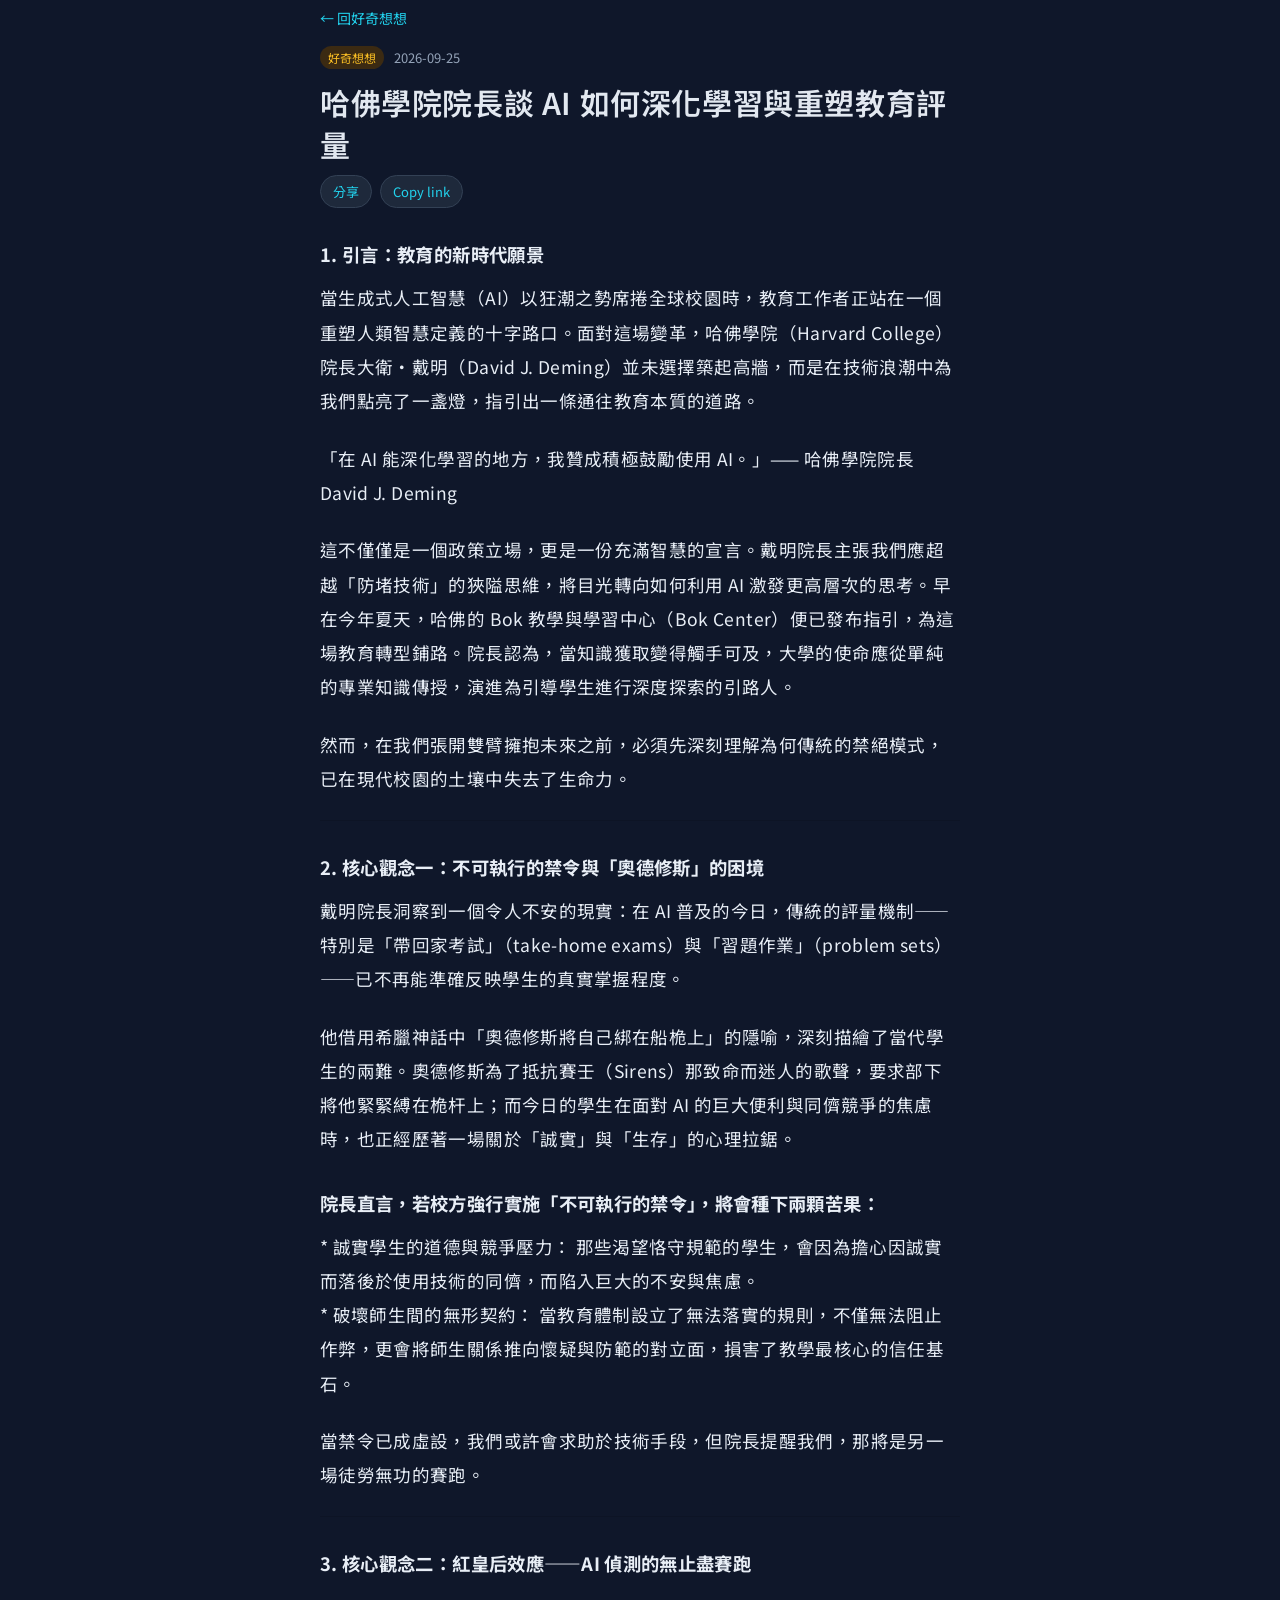
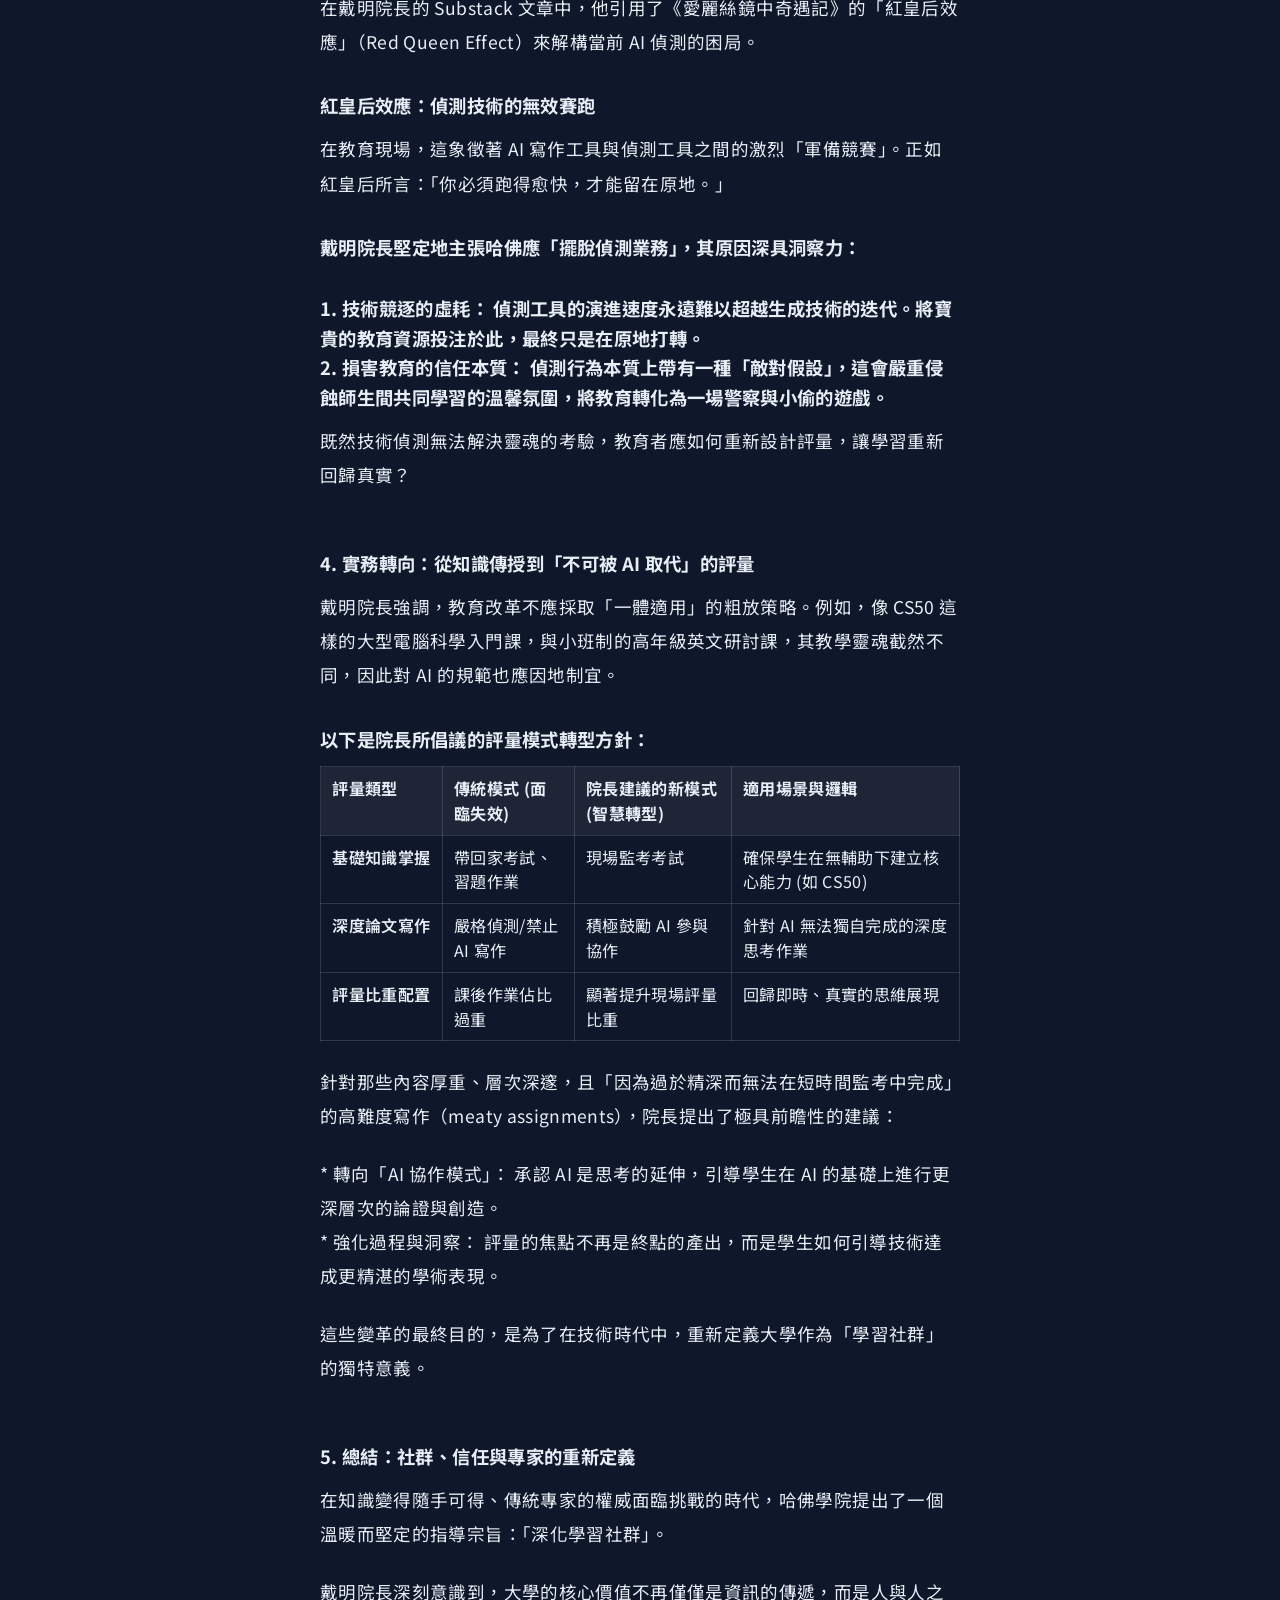
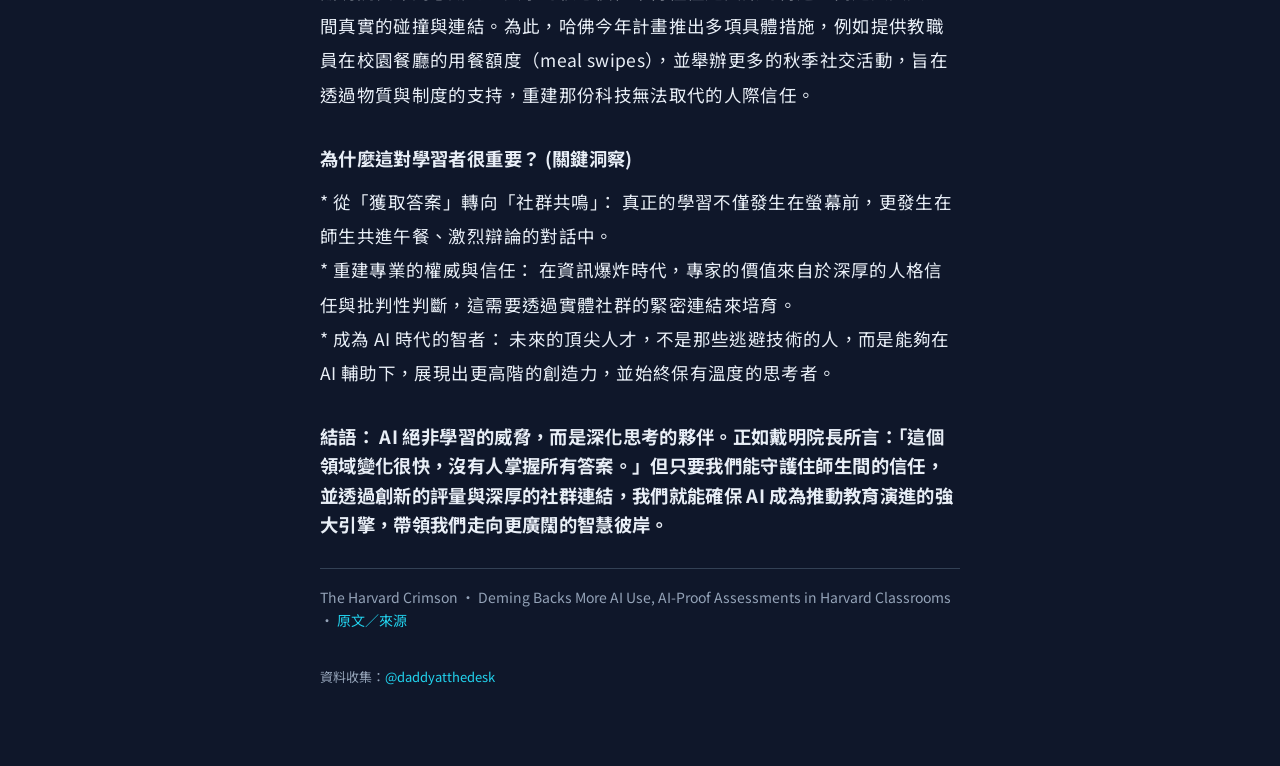
<file: a/2026-09-25-001.html>
<!DOCTYPE html>
<html lang="zh-Hant">
<head>
  <meta charset="UTF-8" />
  <meta name="viewport" content="width=device-width, initial-scale=1" />
  <title>哈佛學院院長談 AI 如何深化學習與重塑教育評量 · 好奇學學</title>
  <meta name="description" content="兒童、中小學自學與知識精選（持續更新）" />
  <link rel="canonical" href="https://curiosityhub.webca.com/a/2026-09-25-001.html" />
  <meta property="og:type" content="article" />
  <meta property="og:site_name" content="好奇學學 Curiosity Hub" />
  <meta property="og:locale" content="zh_TW" />
  <meta property="og:title" content="哈佛學院院長談 AI 如何深化學習與重塑教育評量 · 好奇學學" />
  <meta property="og:description" content="兒童、中小學自學與知識精選（持續更新）" />
  <meta property="og:url" content="https://curiosityhub.webca.com/a/2026-09-25-001.html" />
  <meta property="og:image" content="https://curiosityhub.webca.com/og.jpg" />
  <meta property="og:image:type" content="image/jpeg" />
  <meta property="og:image:width" content="1200" />
  <meta property="og:image:height" content="630" />
  <meta name="twitter:card" content="summary_large_image" />
  <meta name="twitter:image" content="https://curiosityhub.webca.com/og.jpg" />
  <link rel="preconnect" href="https://fonts.googleapis.com" />
  <link rel="preconnect" href="https://fonts.gstatic.com" crossorigin />
  <link href="https://fonts.googleapis.com/css2?family=Noto+Sans+TC:wght@400;500;600;700&display=swap" rel="stylesheet" />
  <link rel="stylesheet" href="../styles.css?v=55" />
  <script type="text/javascript">
    (function(c,l,a,r,i,t,y){
      c[a]=c[a]||function(){(c[a].q=c[a].q||[]).push(arguments)};
      t=l.createElement(r);t.async=1;t.src="https://www.clarity.ms/tag/"+i;
      y=l.getElementsByTagName(r)[0];y.parentNode.insertBefore(t,y);
    })(window, document, "clarity", "script", "ykyc9cb3dd");
  </script>
</head>
<body>
  <div class="wrap reader-wrap">
    <p class="back"><a href="../">← 回好奇想想</a></p>
    <article class="reader" id="reader">載入中…</article>
    <footer>資料收集：<a href="https://www.threads.com/@daddyatthedesk" target="_blank" rel="noopener">@daddyatthedesk</a></footer>
  </div>
  <script src="../article.js?v=55"></script>
</body>
</html>
</file>
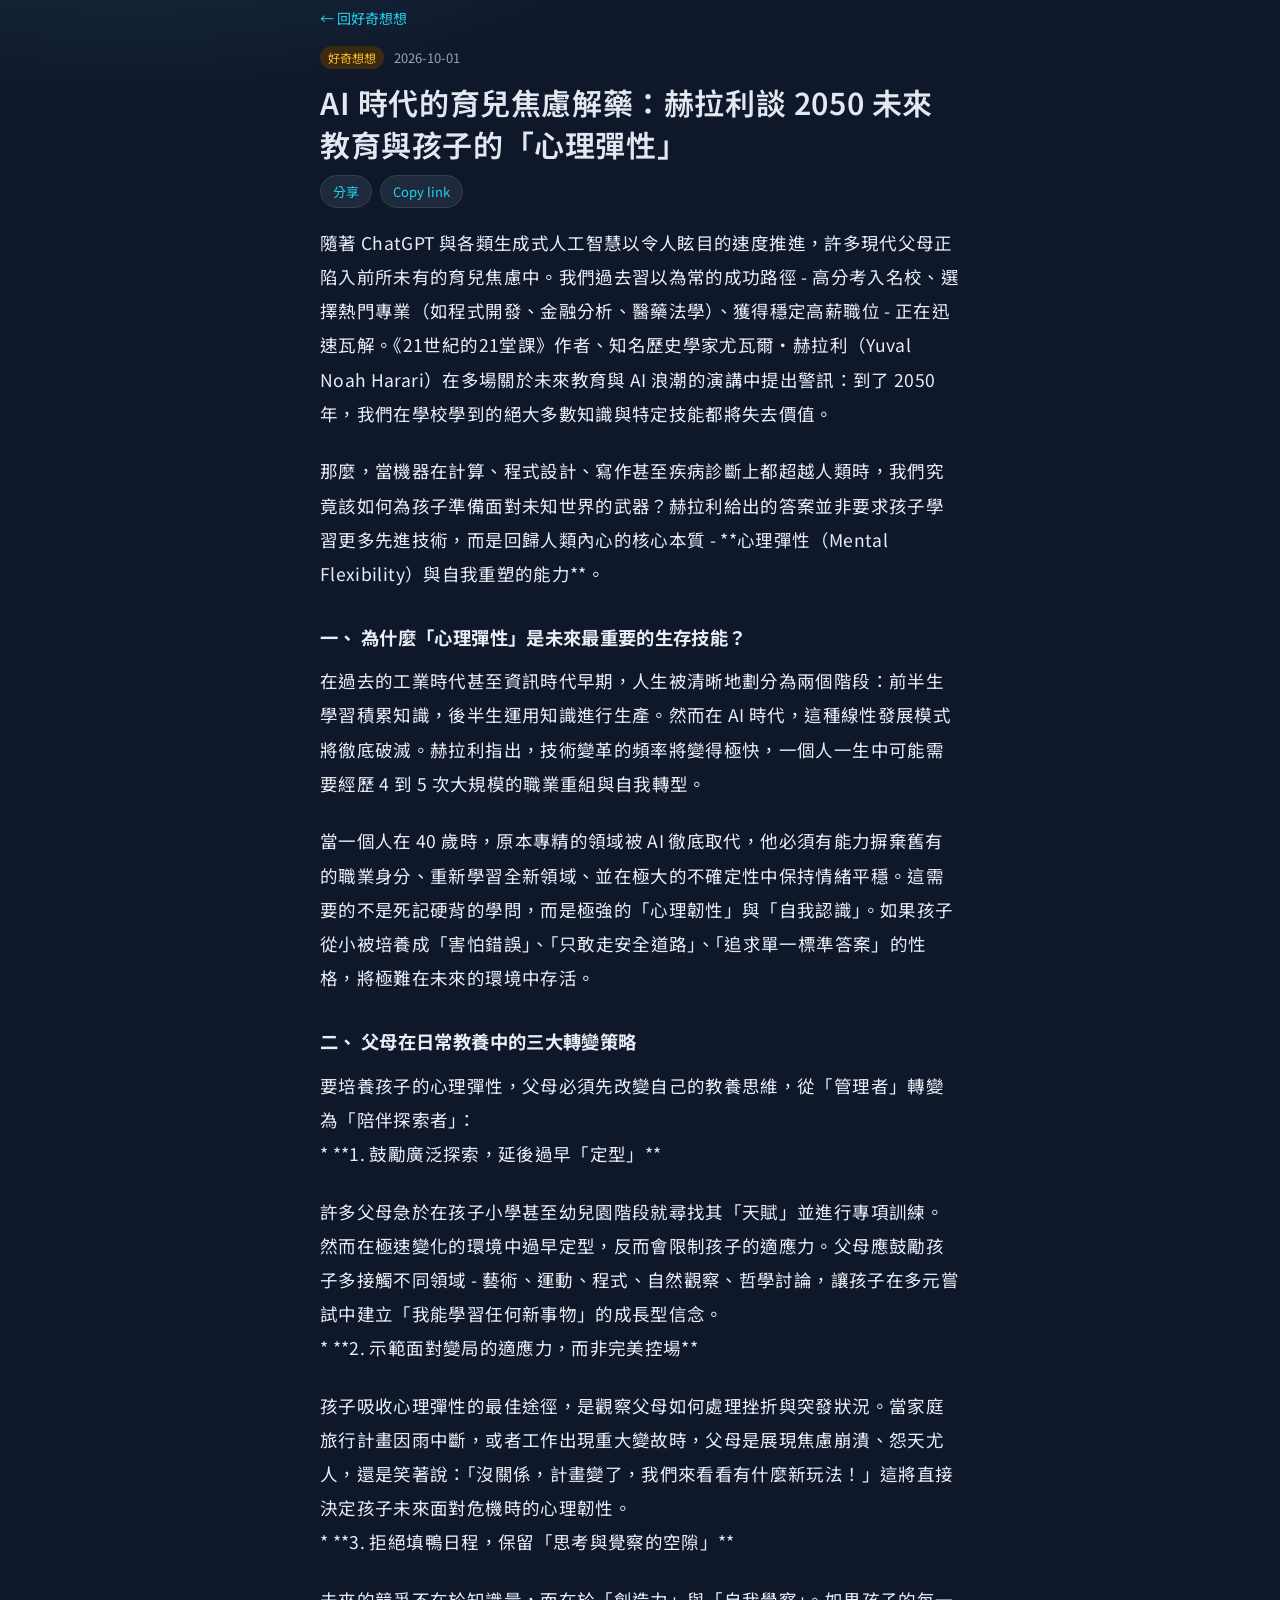
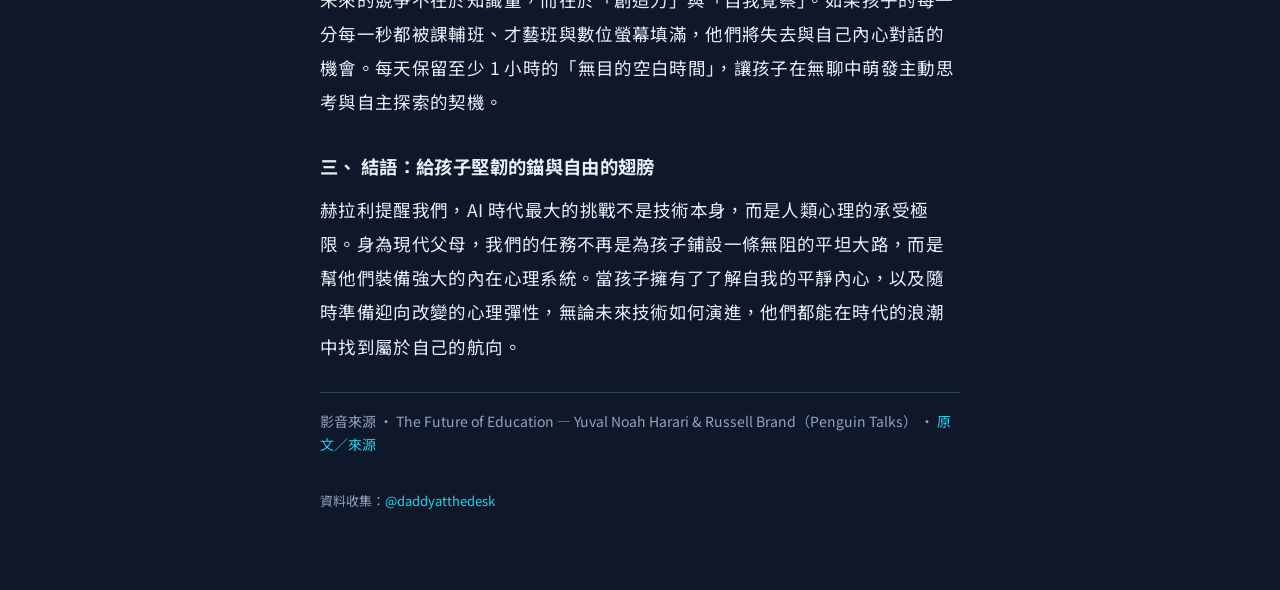
<file: a/2026-10-01-001.html>
<!DOCTYPE html>
<html lang="zh-Hant">
<head>
  <meta charset="UTF-8" />
  <meta name="viewport" content="width=device-width, initial-scale=1" />
  <title>AI 時代的育兒焦慮解藥：赫拉利談 2050 未來教育與孩子的「心理彈性」 · 好奇學學</title>
  <meta name="description" content="兒童、中小學自學與知識精選（持續更新）" />
  <link rel="canonical" href="https://curiosityhub.webca.com/a/2026-10-01-001.html" />
  <meta property="og:type" content="article" />
  <meta property="og:site_name" content="好奇學學 Curiosity Hub" />
  <meta property="og:locale" content="zh_TW" />
  <meta property="og:title" content="AI 時代的育兒焦慮解藥：赫拉利談 2050 未來教育與孩子的「心理彈性」 · 好奇學學" />
  <meta property="og:description" content="兒童、中小學自學與知識精選（持續更新）" />
  <meta property="og:url" content="https://curiosityhub.webca.com/a/2026-10-01-001.html" />
  <meta property="og:image" content="https://curiosityhub.webca.com/og.jpg" />
  <meta property="og:image:type" content="image/jpeg" />
  <meta property="og:image:width" content="1200" />
  <meta property="og:image:height" content="630" />
  <meta name="twitter:card" content="summary_large_image" />
  <meta name="twitter:image" content="https://curiosityhub.webca.com/og.jpg" />
  <link rel="preconnect" href="https://fonts.googleapis.com" />
  <link rel="preconnect" href="https://fonts.gstatic.com" crossorigin />
  <link href="https://fonts.googleapis.com/css2?family=Noto+Sans+TC:wght@400;500;600;700&display=swap" rel="stylesheet" />
  <link rel="stylesheet" href="../styles.css?v=55" />
  <script type="text/javascript">
    (function(c,l,a,r,i,t,y){
      c[a]=c[a]||function(){(c[a].q=c[a].q||[]).push(arguments)};
      t=l.createElement(r);t.async=1;t.src="https://www.clarity.ms/tag/"+i;
      y=l.getElementsByTagName(r)[0];y.parentNode.insertBefore(t,y);
    })(window, document, "clarity", "script", "ykyc9cb3dd");
  </script>
</head>
<body>
  <div class="wrap reader-wrap">
    <p class="back"><a href="../">← 回好奇想想</a></p>
    <article class="reader" id="reader">載入中…</article>
    <footer>資料收集：<a href="https://www.threads.com/@daddyatthedesk" target="_blank" rel="noopener">@daddyatthedesk</a></footer>
  </div>
  <script src="../article.js?v=55"></script>
</body>
</html>
</file>
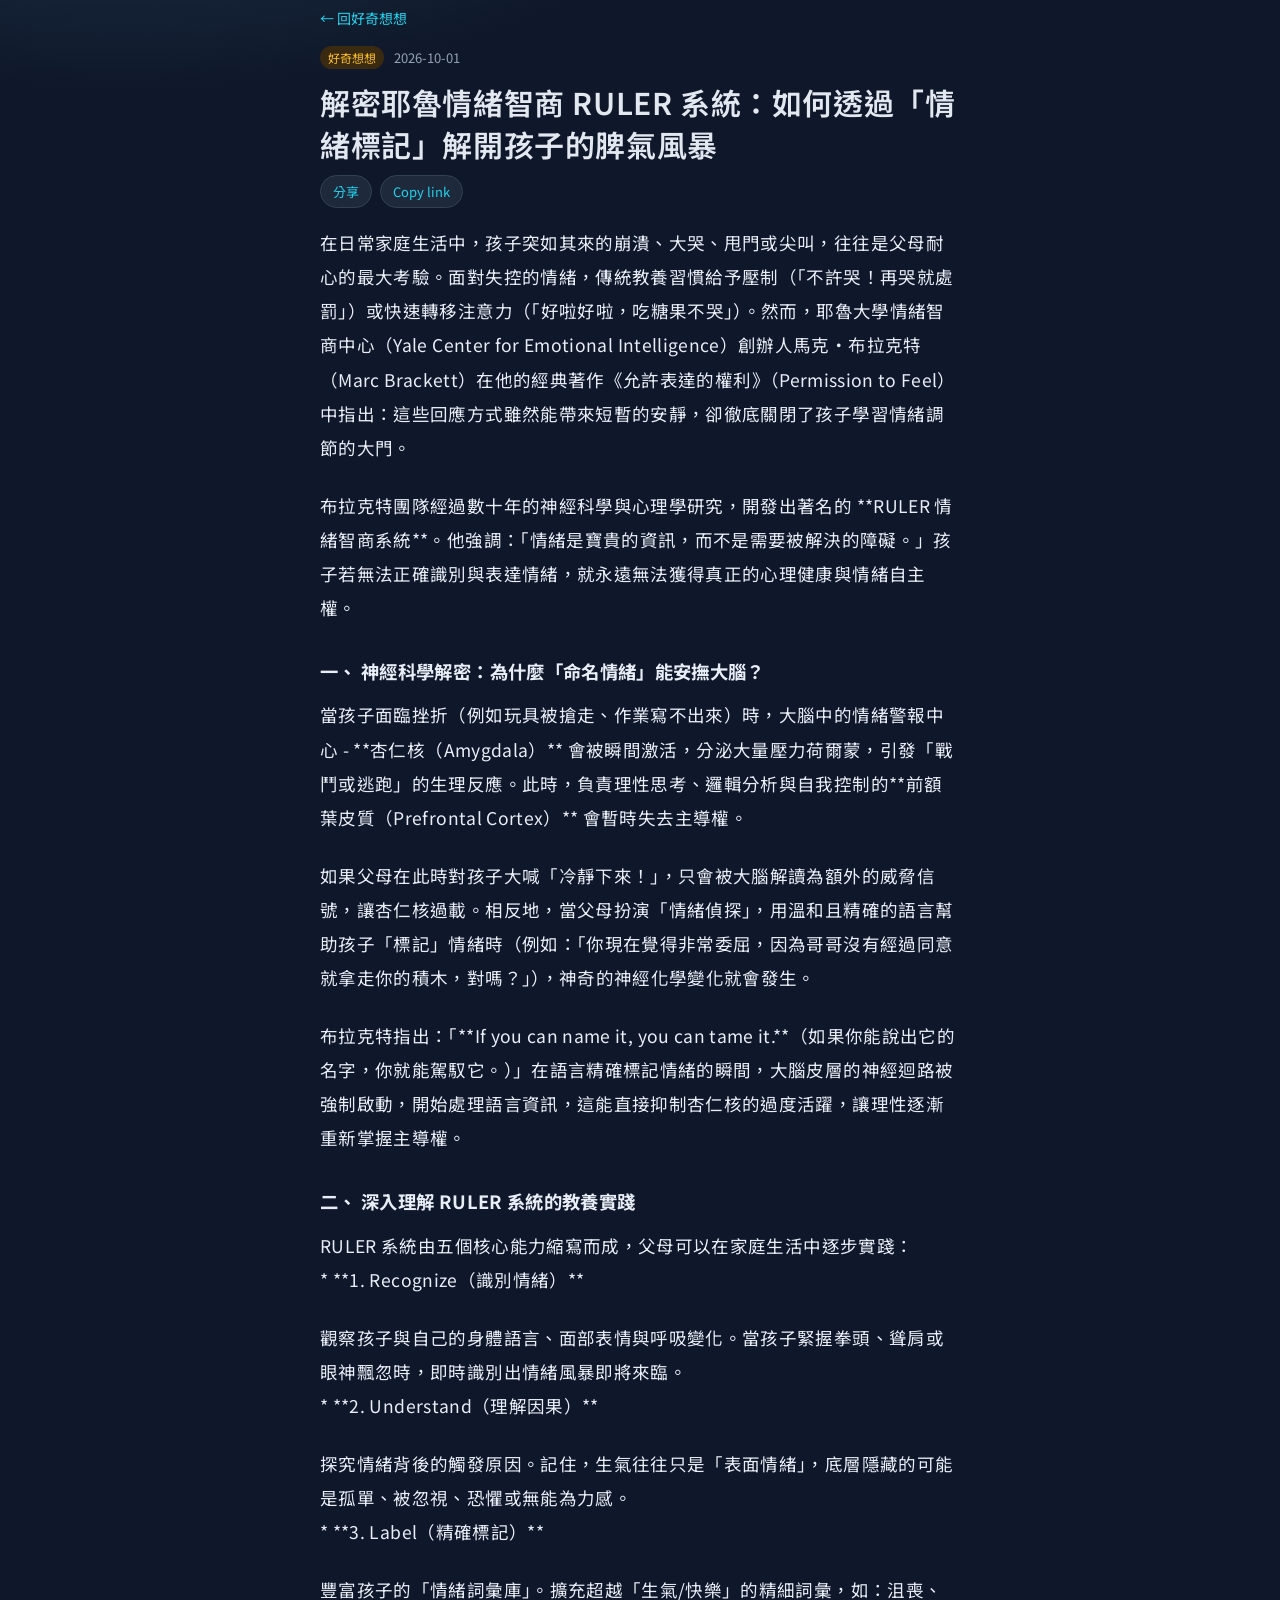
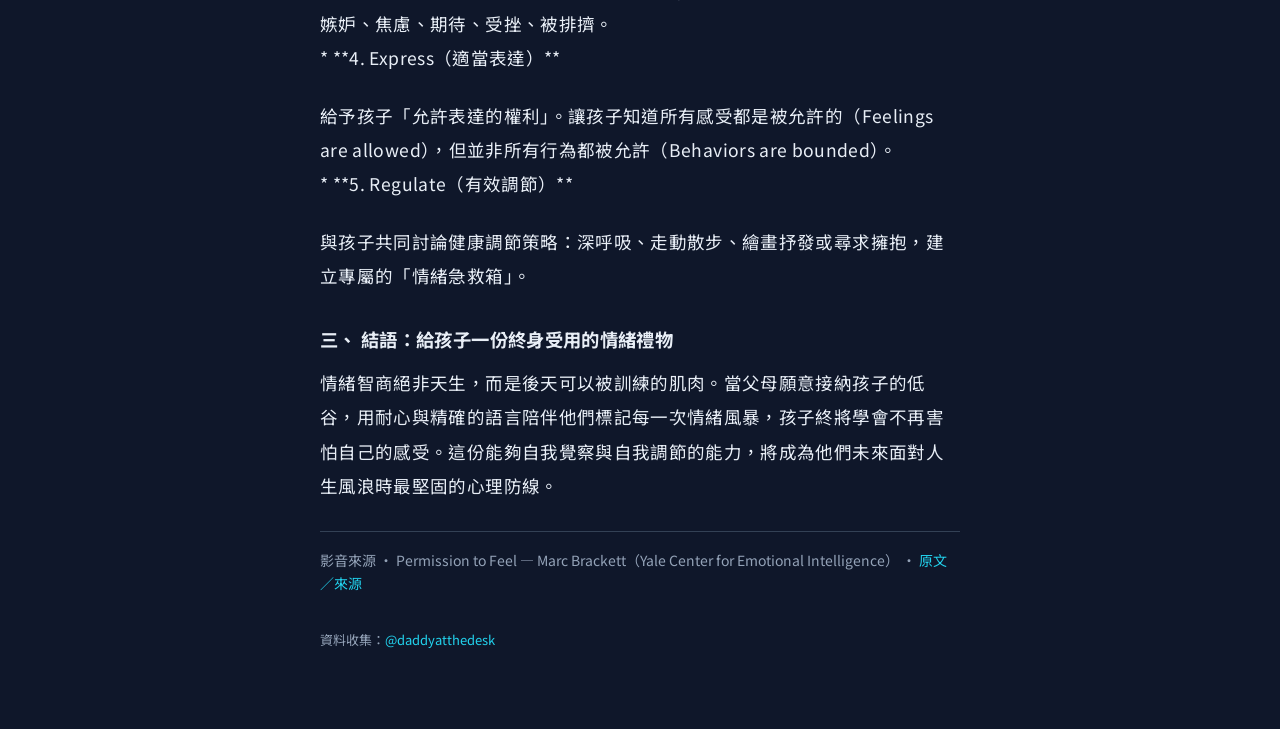
<file: a/2026-10-01-002.html>
<!DOCTYPE html>
<html lang="zh-Hant">
<head>
  <meta charset="UTF-8" />
  <meta name="viewport" content="width=device-width, initial-scale=1" />
  <title>解密耶魯情緒智商 RULER 系統：如何透過「情緒標記」解開孩子的脾氣風暴 · 好奇學學</title>
  <meta name="description" content="兒童、中小學自學與知識精選（持續更新）" />
  <link rel="canonical" href="https://curiosityhub.webca.com/a/2026-10-01-002.html" />
  <meta property="og:type" content="article" />
  <meta property="og:site_name" content="好奇學學 Curiosity Hub" />
  <meta property="og:locale" content="zh_TW" />
  <meta property="og:title" content="解密耶魯情緒智商 RULER 系統：如何透過「情緒標記」解開孩子的脾氣風暴 · 好奇學學" />
  <meta property="og:description" content="兒童、中小學自學與知識精選（持續更新）" />
  <meta property="og:url" content="https://curiosityhub.webca.com/a/2026-10-01-002.html" />
  <meta property="og:image" content="https://curiosityhub.webca.com/og.jpg" />
  <meta property="og:image:type" content="image/jpeg" />
  <meta property="og:image:width" content="1200" />
  <meta property="og:image:height" content="630" />
  <meta name="twitter:card" content="summary_large_image" />
  <meta name="twitter:image" content="https://curiosityhub.webca.com/og.jpg" />
  <link rel="preconnect" href="https://fonts.googleapis.com" />
  <link rel="preconnect" href="https://fonts.gstatic.com" crossorigin />
  <link href="https://fonts.googleapis.com/css2?family=Noto+Sans+TC:wght@400;500;600;700&display=swap" rel="stylesheet" />
  <link rel="stylesheet" href="../styles.css?v=55" />
  <script type="text/javascript">
    (function(c,l,a,r,i,t,y){
      c[a]=c[a]||function(){(c[a].q=c[a].q||[]).push(arguments)};
      t=l.createElement(r);t.async=1;t.src="https://www.clarity.ms/tag/"+i;
      y=l.getElementsByTagName(r)[0];y.parentNode.insertBefore(t,y);
    })(window, document, "clarity", "script", "ykyc9cb3dd");
  </script>
</head>
<body>
  <div class="wrap reader-wrap">
    <p class="back"><a href="../">← 回好奇想想</a></p>
    <article class="reader" id="reader">載入中…</article>
    <footer>資料收集：<a href="https://www.threads.com/@daddyatthedesk" target="_blank" rel="noopener">@daddyatthedesk</a></footer>
  </div>
  <script src="../article.js?v=55"></script>
</body>
</html>
</file>
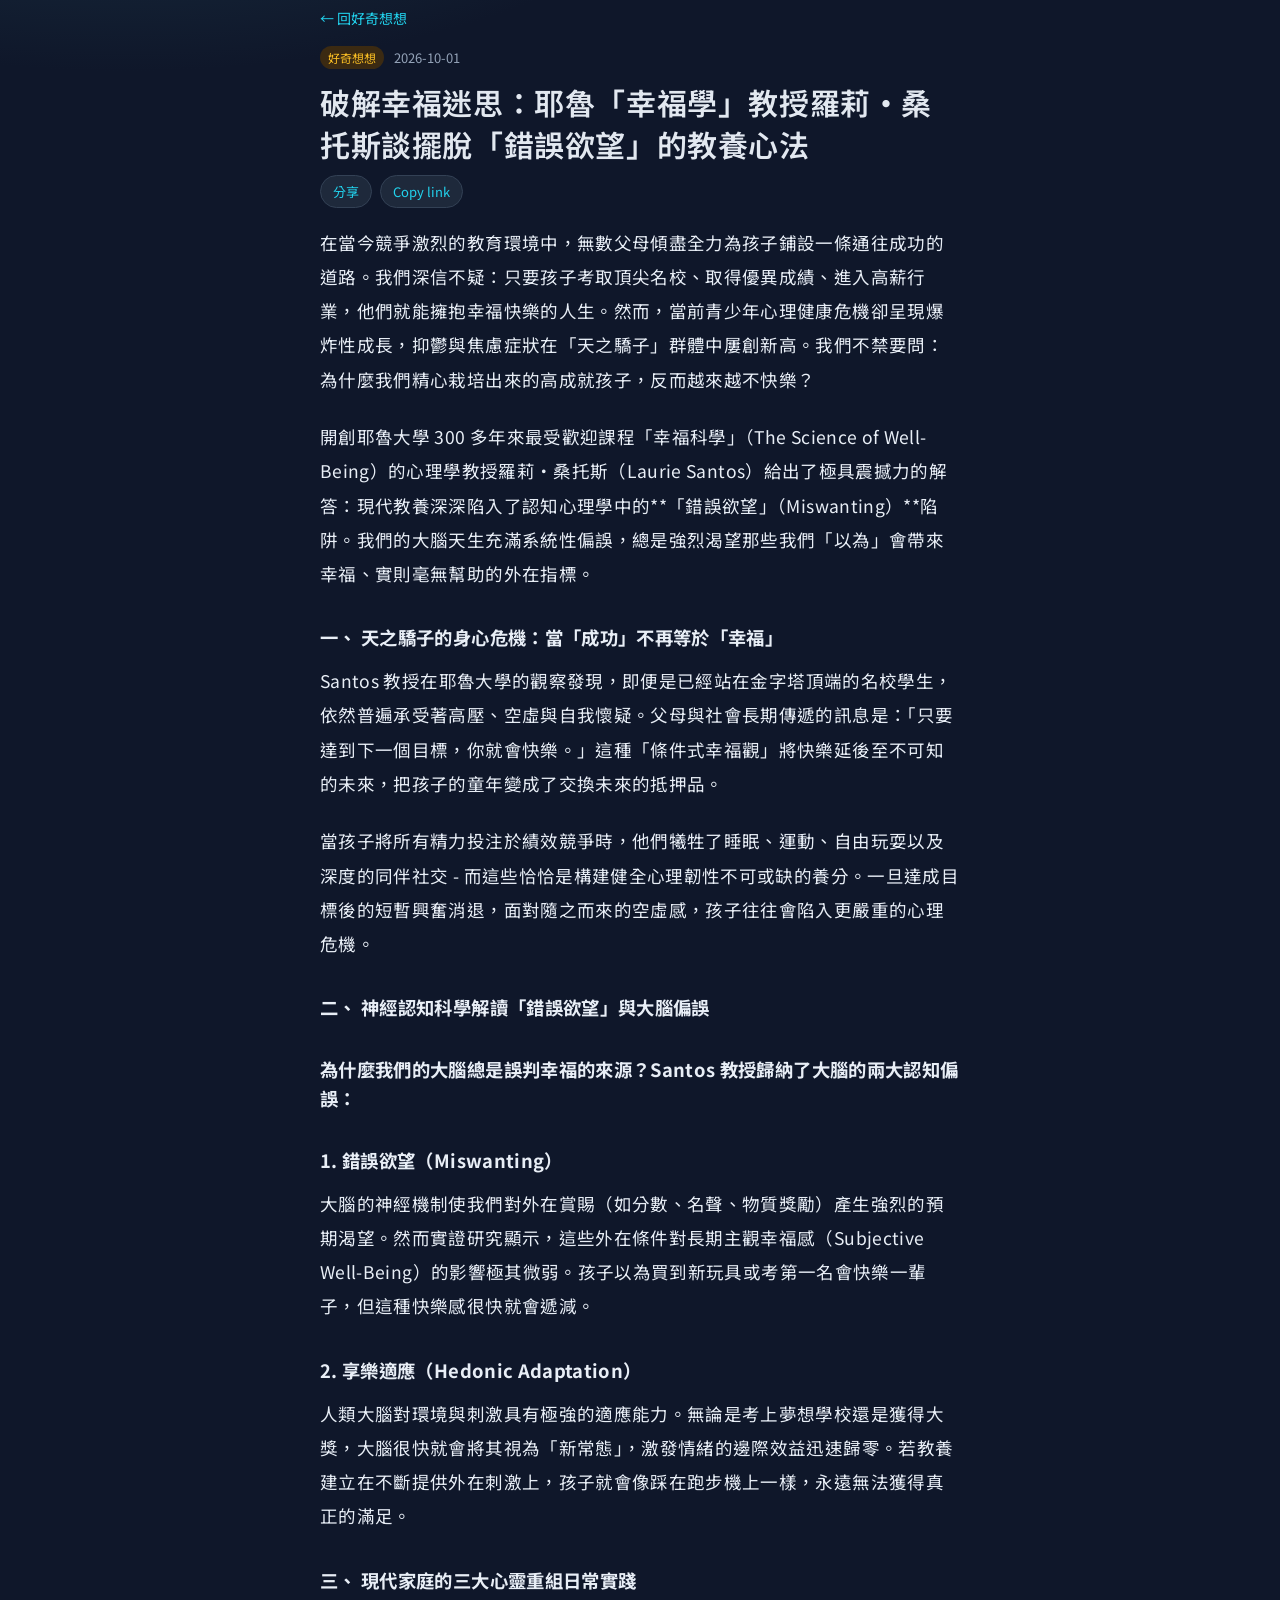
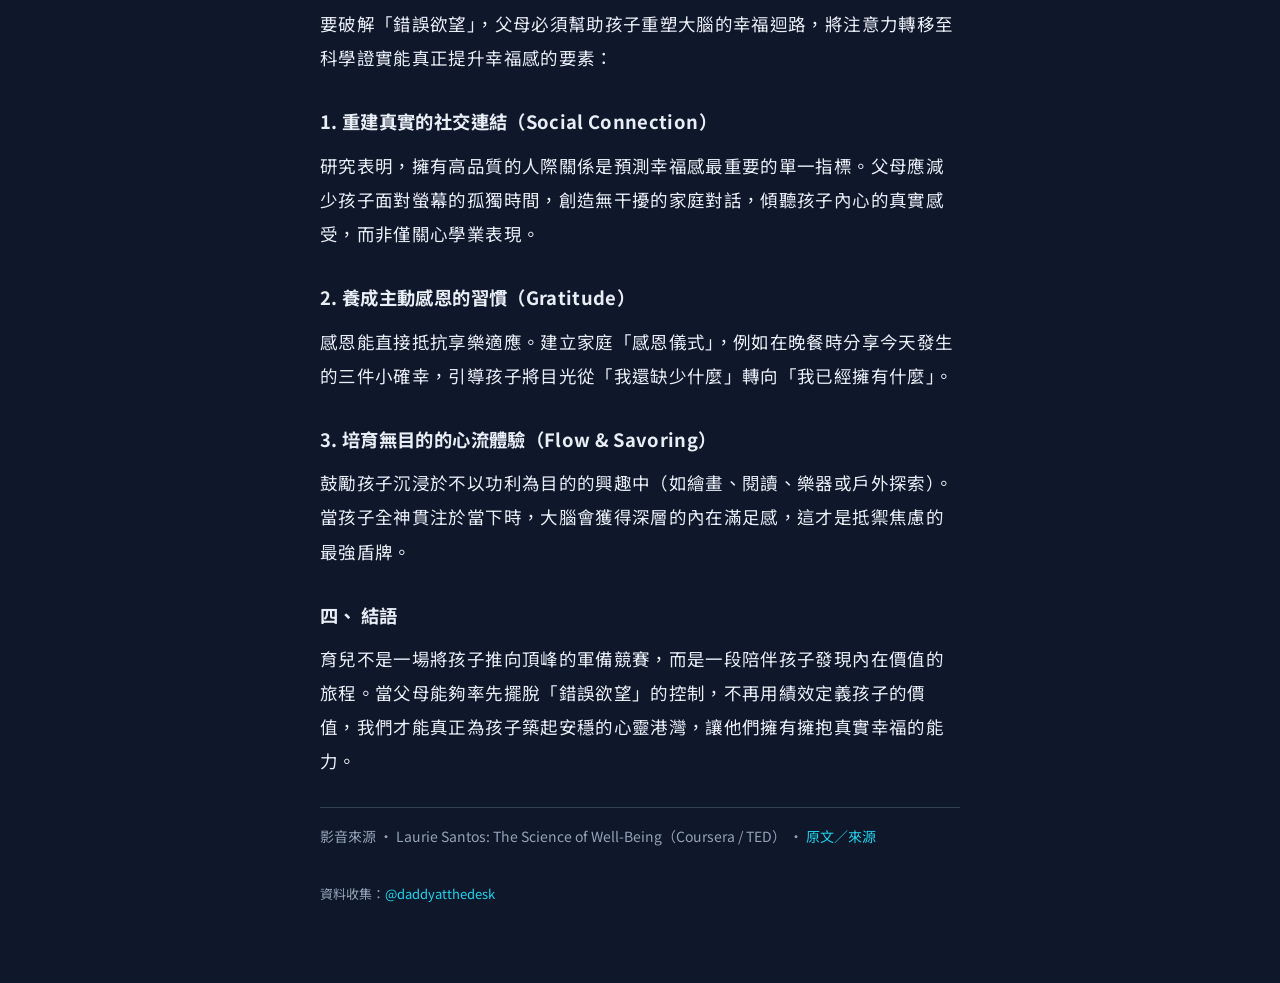
<file: a/2026-10-01-003.html>
<!DOCTYPE html>
<html lang="zh-Hant">
<head>
  <meta charset="UTF-8" />
  <meta name="viewport" content="width=device-width, initial-scale=1" />
  <title>破解幸福迷思：耶魯「幸福學」教授羅莉·桑托斯談擺脫「錯誤欲望」的教養心法 · 好奇學學</title>
  <meta name="description" content="兒童、中小學自學與知識精選（持續更新）" />
  <link rel="canonical" href="https://curiosityhub.webca.com/a/2026-10-01-003.html" />
  <meta property="og:type" content="article" />
  <meta property="og:site_name" content="好奇學學 Curiosity Hub" />
  <meta property="og:locale" content="zh_TW" />
  <meta property="og:title" content="破解幸福迷思：耶魯「幸福學」教授羅莉·桑托斯談擺脫「錯誤欲望」的教養心法 · 好奇學學" />
  <meta property="og:description" content="兒童、中小學自學與知識精選（持續更新）" />
  <meta property="og:url" content="https://curiosityhub.webca.com/a/2026-10-01-003.html" />
  <meta property="og:image" content="https://curiosityhub.webca.com/og.jpg" />
  <meta property="og:image:type" content="image/jpeg" />
  <meta property="og:image:width" content="1200" />
  <meta property="og:image:height" content="630" />
  <meta name="twitter:card" content="summary_large_image" />
  <meta name="twitter:image" content="https://curiosityhub.webca.com/og.jpg" />
  <link rel="preconnect" href="https://fonts.googleapis.com" />
  <link rel="preconnect" href="https://fonts.gstatic.com" crossorigin />
  <link href="https://fonts.googleapis.com/css2?family=Noto+Sans+TC:wght@400;500;600;700&display=swap" rel="stylesheet" />
  <link rel="stylesheet" href="../styles.css?v=55" />
  <script type="text/javascript">
    (function(c,l,a,r,i,t,y){
      c[a]=c[a]||function(){(c[a].q=c[a].q||[]).push(arguments)};
      t=l.createElement(r);t.async=1;t.src="https://www.clarity.ms/tag/"+i;
      y=l.getElementsByTagName(r)[0];y.parentNode.insertBefore(t,y);
    })(window, document, "clarity", "script", "ykyc9cb3dd");
  </script>
</head>
<body>
  <div class="wrap reader-wrap">
    <p class="back"><a href="../">← 回好奇想想</a></p>
    <article class="reader" id="reader">載入中…</article>
    <footer>資料收集：<a href="https://www.threads.com/@daddyatthedesk" target="_blank" rel="noopener">@daddyatthedesk</a></footer>
  </div>
  <script src="../article.js?v=55"></script>
</body>
</html>
</file>
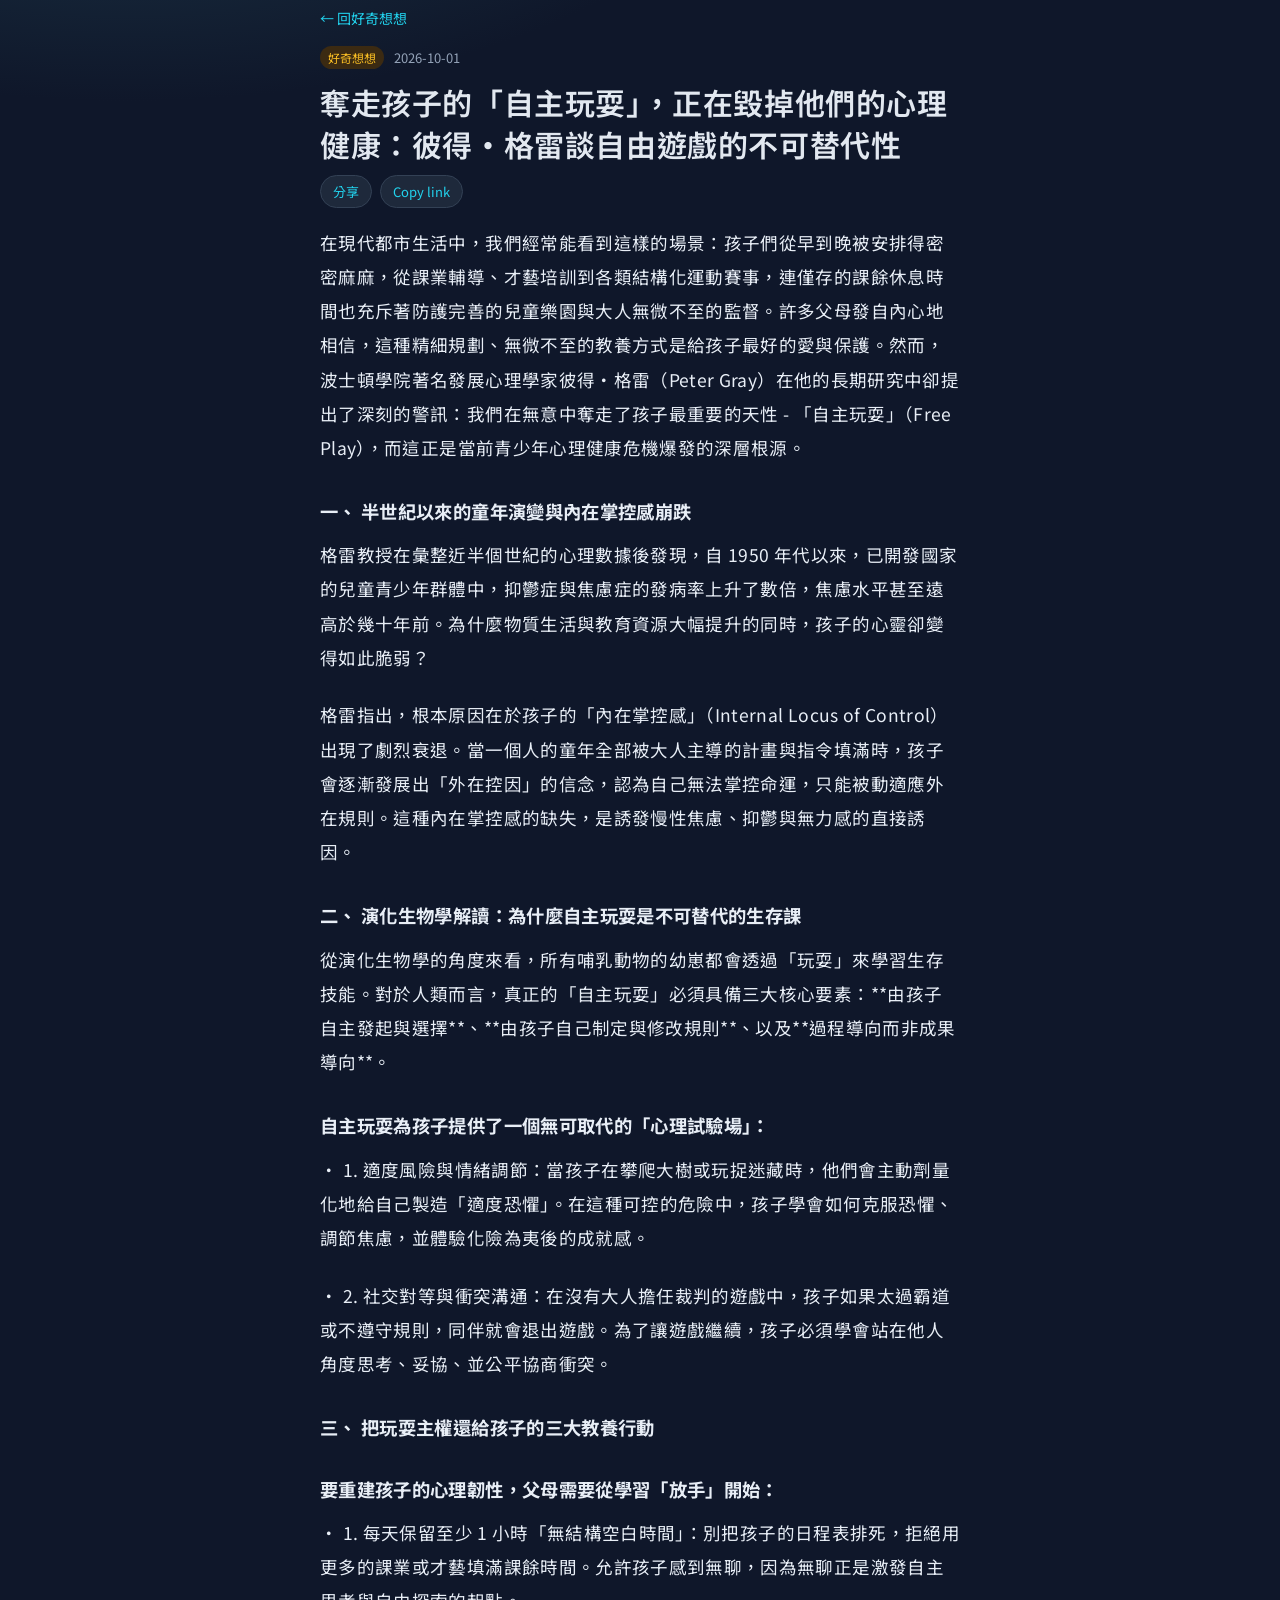
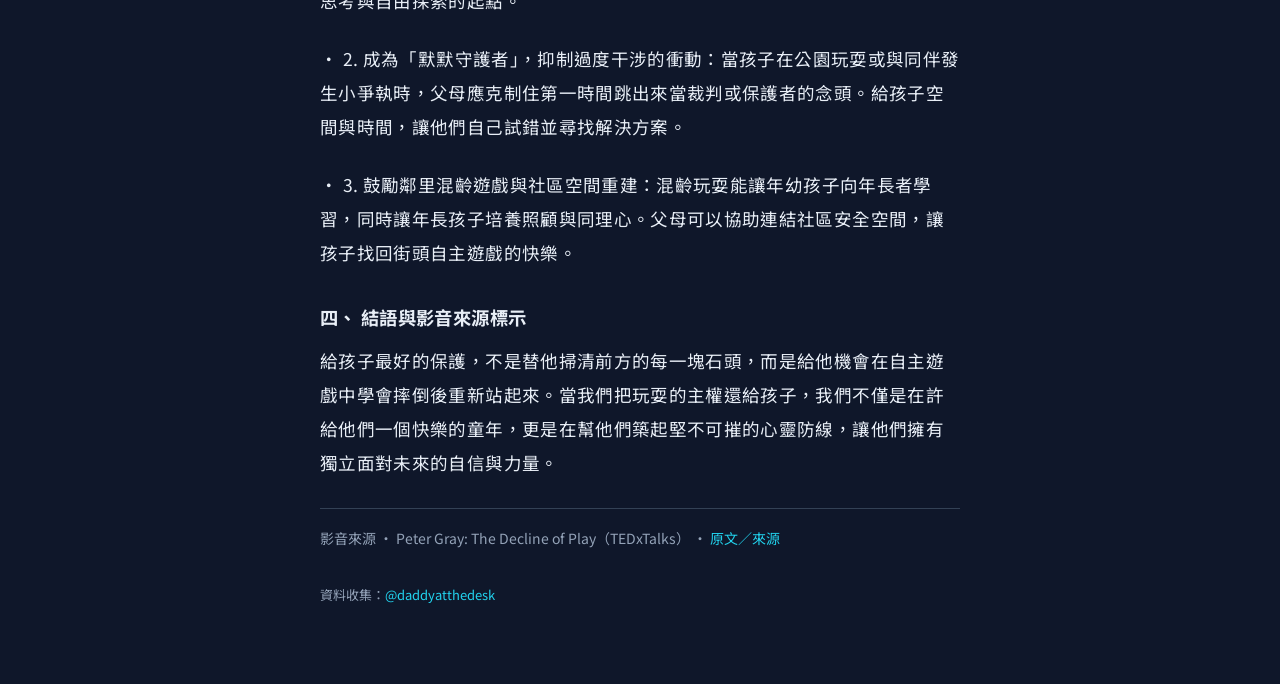
<file: a/2026-10-01-004.html>
<!DOCTYPE html>
<html lang="zh-Hant">
<head>
  <meta charset="UTF-8" />
  <meta name="viewport" content="width=device-width, initial-scale=1" />
  <title>奪走孩子的「自主玩耍」，正在毀掉他們的心理健康：彼得·格雷談自由遊戲的不可替代性 · 好奇學學</title>
  <meta name="description" content="兒童、中小學自學與知識精選（持續更新）" />
  <link rel="canonical" href="https://curiosityhub.webca.com/a/2026-10-01-004.html" />
  <meta property="og:type" content="article" />
  <meta property="og:site_name" content="好奇學學 Curiosity Hub" />
  <meta property="og:locale" content="zh_TW" />
  <meta property="og:title" content="奪走孩子的「自主玩耍」，正在毀掉他們的心理健康：彼得·格雷談自由遊戲的不可替代性 · 好奇學學" />
  <meta property="og:description" content="兒童、中小學自學與知識精選（持續更新）" />
  <meta property="og:url" content="https://curiosityhub.webca.com/a/2026-10-01-004.html" />
  <meta property="og:image" content="https://curiosityhub.webca.com/og.jpg" />
  <meta property="og:image:type" content="image/jpeg" />
  <meta property="og:image:width" content="1200" />
  <meta property="og:image:height" content="630" />
  <meta name="twitter:card" content="summary_large_image" />
  <meta name="twitter:image" content="https://curiosityhub.webca.com/og.jpg" />
  <link rel="preconnect" href="https://fonts.googleapis.com" />
  <link rel="preconnect" href="https://fonts.gstatic.com" crossorigin />
  <link href="https://fonts.googleapis.com/css2?family=Noto+Sans+TC:wght@400;500;600;700&display=swap" rel="stylesheet" />
  <link rel="stylesheet" href="../styles.css?v=55" />
  <script type="text/javascript">
    (function(c,l,a,r,i,t,y){
      c[a]=c[a]||function(){(c[a].q=c[a].q||[]).push(arguments)};
      t=l.createElement(r);t.async=1;t.src="https://www.clarity.ms/tag/"+i;
      y=l.getElementsByTagName(r)[0];y.parentNode.insertBefore(t,y);
    })(window, document, "clarity", "script", "ykyc9cb3dd");
  </script>
</head>
<body>
  <div class="wrap reader-wrap">
    <p class="back"><a href="../">← 回好奇想想</a></p>
    <article class="reader" id="reader">載入中…</article>
    <footer>資料收集：<a href="https://www.threads.com/@daddyatthedesk" target="_blank" rel="noopener">@daddyatthedesk</a></footer>
  </div>
  <script src="../article.js?v=55"></script>
</body>
</html>
</file>
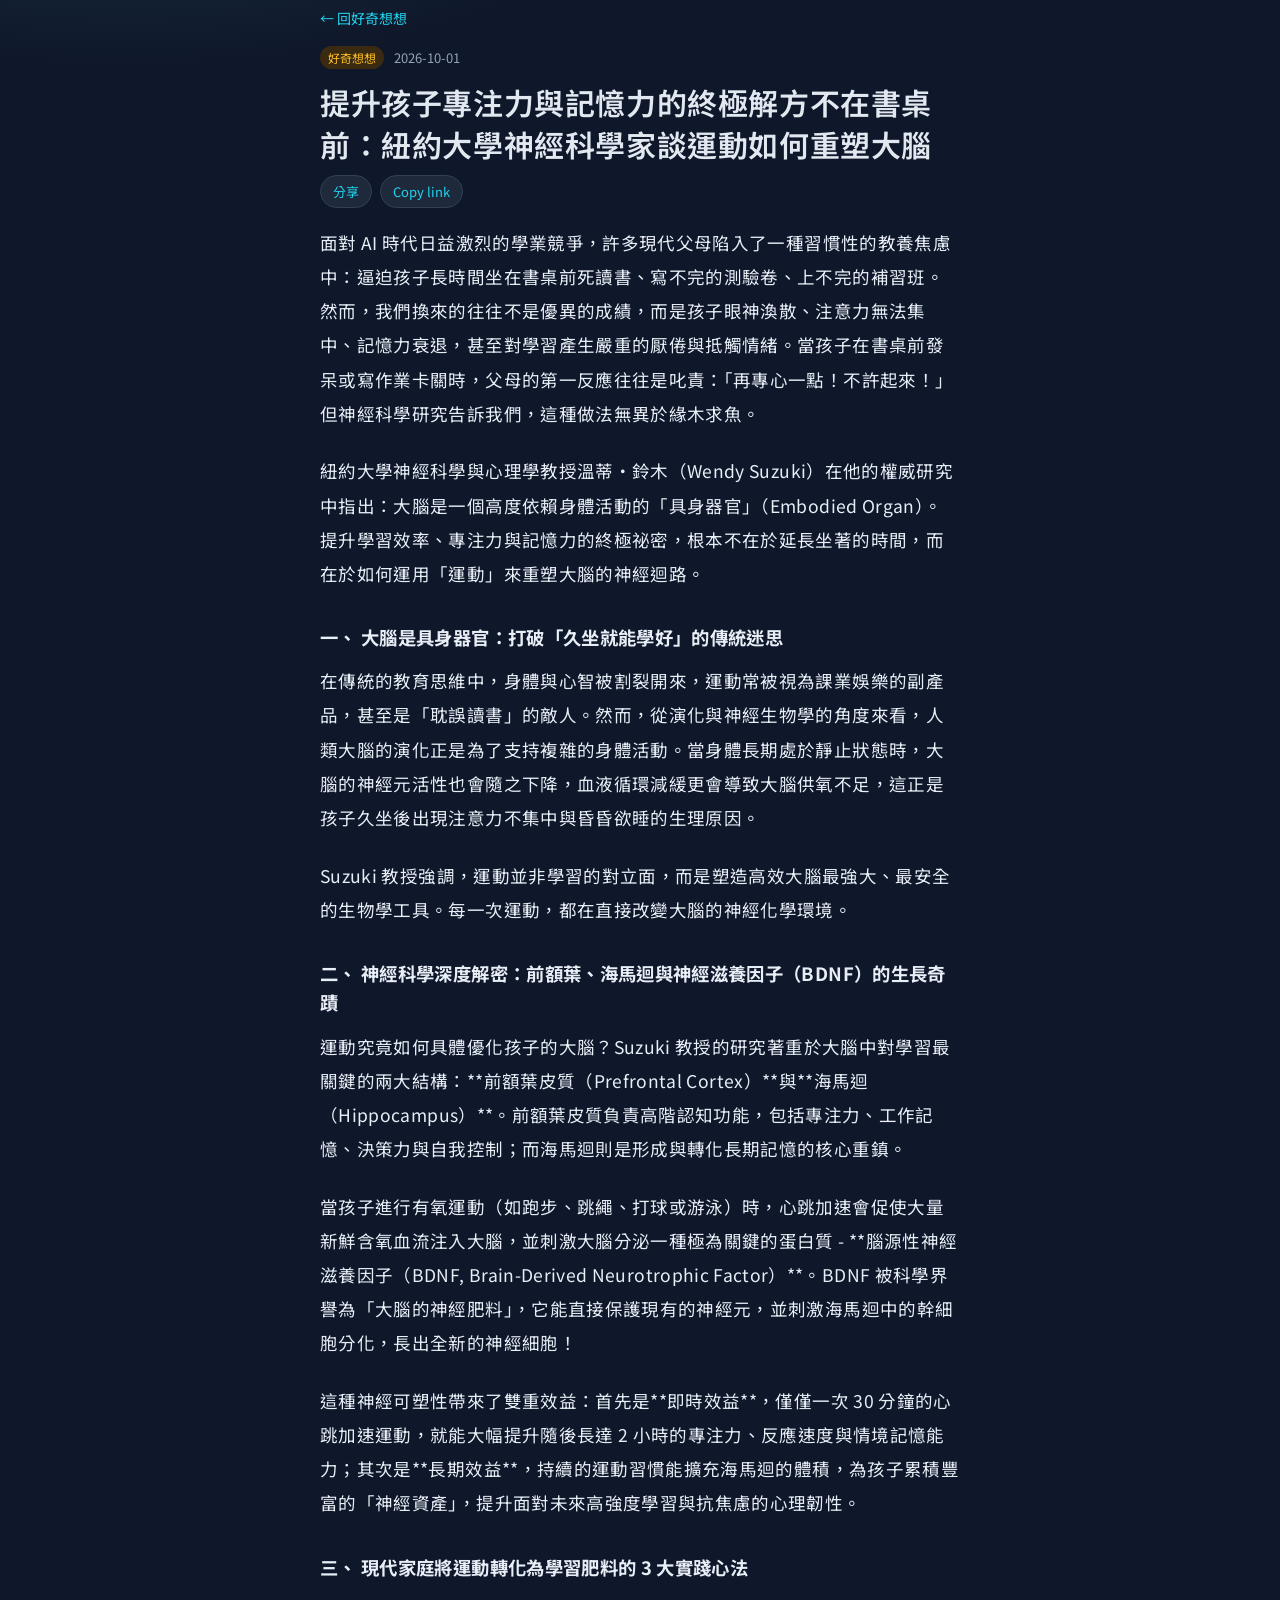
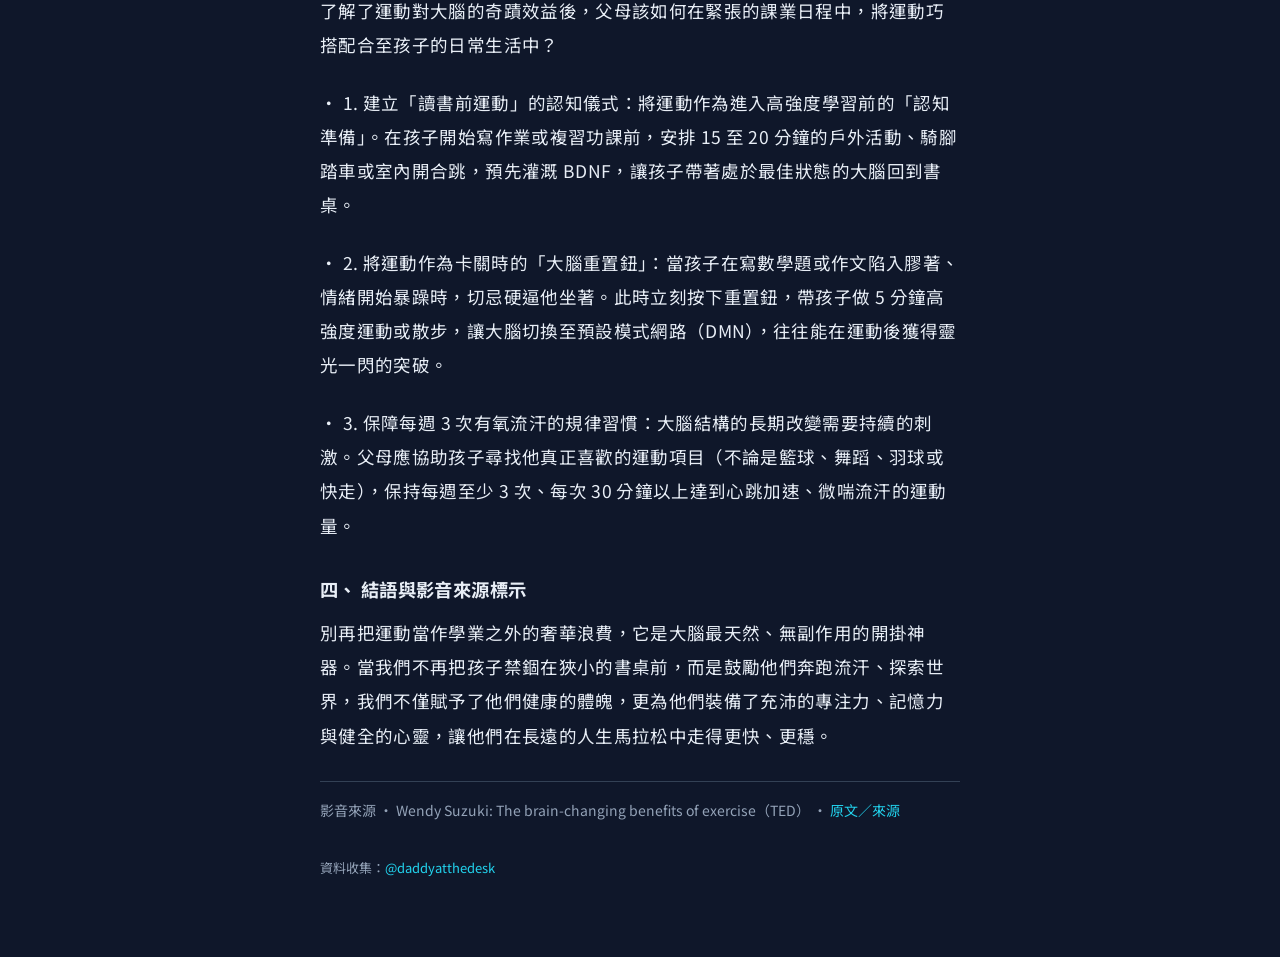
<file: a/2026-10-01-005.html>
<!DOCTYPE html>
<html lang="zh-Hant">
<head>
  <meta charset="UTF-8" />
  <meta name="viewport" content="width=device-width, initial-scale=1" />
  <title>提升孩子專注力與記憶力的終極解方不在書桌前：紐約大學神經科學家談運動如何重塑大腦 · 好奇學學</title>
  <meta name="description" content="兒童、中小學自學與知識精選（持續更新）" />
  <link rel="canonical" href="https://curiosityhub.webca.com/a/2026-10-01-005.html" />
  <meta property="og:type" content="article" />
  <meta property="og:site_name" content="好奇學學 Curiosity Hub" />
  <meta property="og:locale" content="zh_TW" />
  <meta property="og:title" content="提升孩子專注力與記憶力的終極解方不在書桌前：紐約大學神經科學家談運動如何重塑大腦 · 好奇學學" />
  <meta property="og:description" content="兒童、中小學自學與知識精選（持續更新）" />
  <meta property="og:url" content="https://curiosityhub.webca.com/a/2026-10-01-005.html" />
  <meta property="og:image" content="https://curiosityhub.webca.com/og.jpg" />
  <meta property="og:image:type" content="image/jpeg" />
  <meta property="og:image:width" content="1200" />
  <meta property="og:image:height" content="630" />
  <meta name="twitter:card" content="summary_large_image" />
  <meta name="twitter:image" content="https://curiosityhub.webca.com/og.jpg" />
  <link rel="preconnect" href="https://fonts.googleapis.com" />
  <link rel="preconnect" href="https://fonts.gstatic.com" crossorigin />
  <link href="https://fonts.googleapis.com/css2?family=Noto+Sans+TC:wght@400;500;600;700&display=swap" rel="stylesheet" />
  <link rel="stylesheet" href="../styles.css?v=55" />
  <script type="text/javascript">
    (function(c,l,a,r,i,t,y){
      c[a]=c[a]||function(){(c[a].q=c[a].q||[]).push(arguments)};
      t=l.createElement(r);t.async=1;t.src="https://www.clarity.ms/tag/"+i;
      y=l.getElementsByTagName(r)[0];y.parentNode.insertBefore(t,y);
    })(window, document, "clarity", "script", "ykyc9cb3dd");
  </script>
</head>
<body>
  <div class="wrap reader-wrap">
    <p class="back"><a href="../">← 回好奇想想</a></p>
    <article class="reader" id="reader">載入中…</article>
    <footer>資料收集：<a href="https://www.threads.com/@daddyatthedesk" target="_blank" rel="noopener">@daddyatthedesk</a></footer>
  </div>
  <script src="../article.js?v=55"></script>
</body>
</html>
</file>
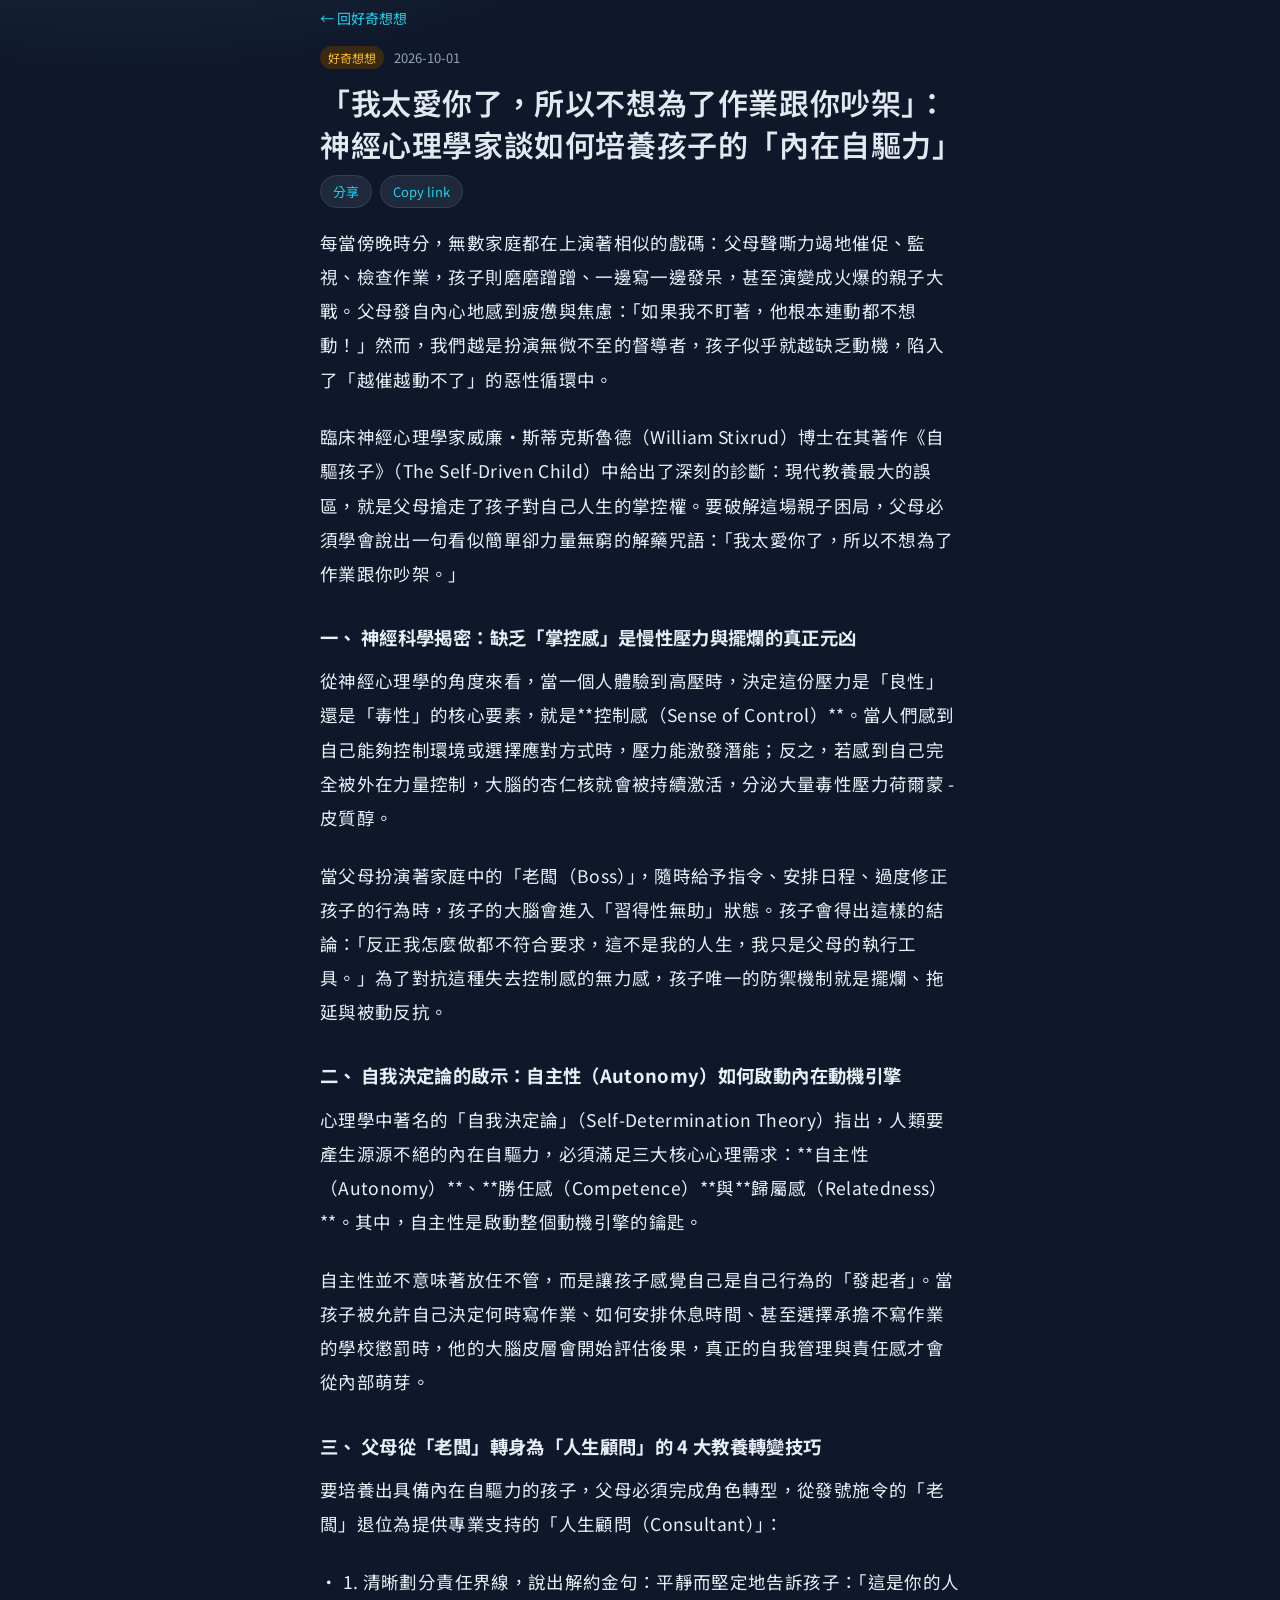
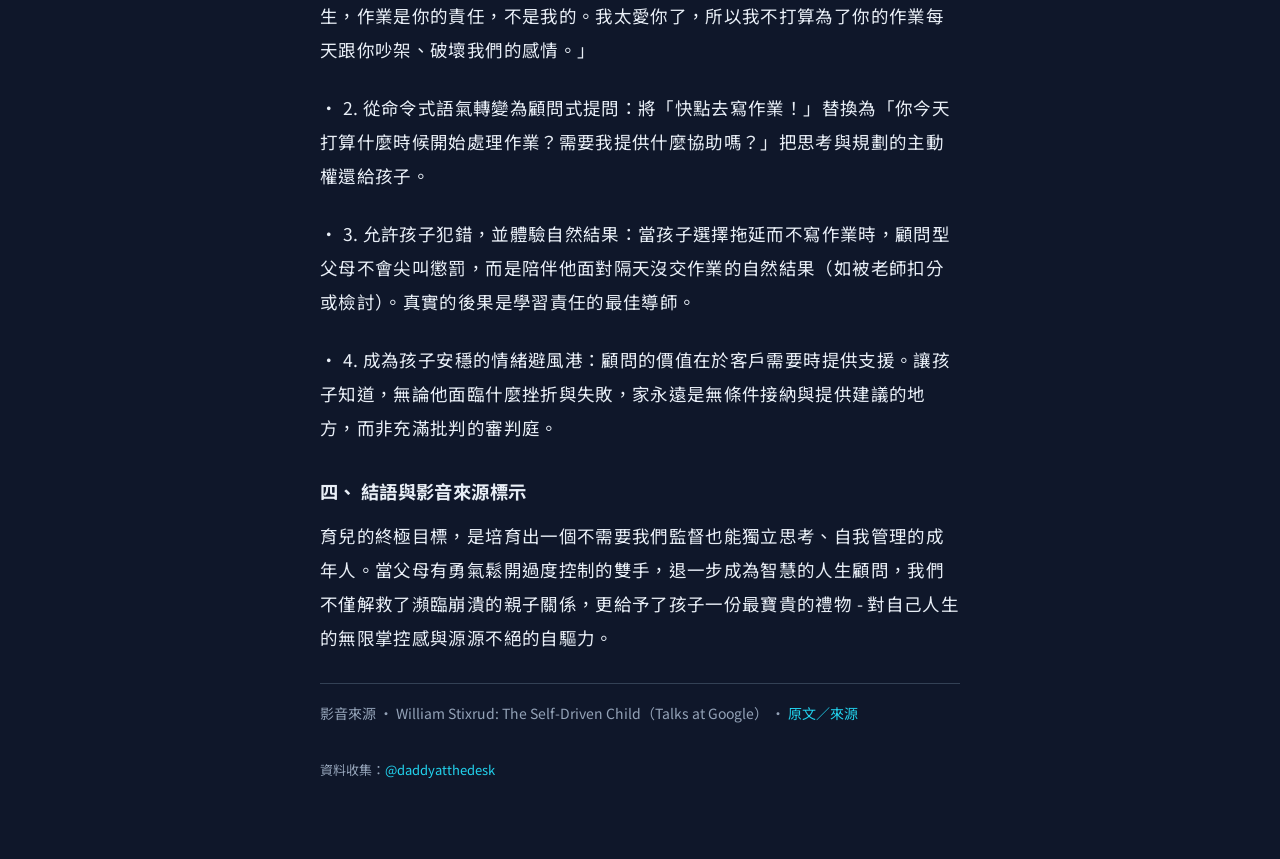
<file: a/2026-10-01-006.html>
<!DOCTYPE html>
<html lang="zh-Hant">
<head>
  <meta charset="UTF-8" />
  <meta name="viewport" content="width=device-width, initial-scale=1" />
  <title>「我太愛你了，所以不想為了作業跟你吵架」：神經心理學家談如何培養孩子的「內在自驅力」 · 好奇學學</title>
  <meta name="description" content="兒童、中小學自學與知識精選（持續更新）" />
  <link rel="canonical" href="https://curiosityhub.webca.com/a/2026-10-01-006.html" />
  <meta property="og:type" content="article" />
  <meta property="og:site_name" content="好奇學學 Curiosity Hub" />
  <meta property="og:locale" content="zh_TW" />
  <meta property="og:title" content="「我太愛你了，所以不想為了作業跟你吵架」：神經心理學家談如何培養孩子的「內在自驅力」 · 好奇學學" />
  <meta property="og:description" content="兒童、中小學自學與知識精選（持續更新）" />
  <meta property="og:url" content="https://curiosityhub.webca.com/a/2026-10-01-006.html" />
  <meta property="og:image" content="https://curiosityhub.webca.com/og.jpg" />
  <meta property="og:image:type" content="image/jpeg" />
  <meta property="og:image:width" content="1200" />
  <meta property="og:image:height" content="630" />
  <meta name="twitter:card" content="summary_large_image" />
  <meta name="twitter:image" content="https://curiosityhub.webca.com/og.jpg" />
  <link rel="preconnect" href="https://fonts.googleapis.com" />
  <link rel="preconnect" href="https://fonts.gstatic.com" crossorigin />
  <link href="https://fonts.googleapis.com/css2?family=Noto+Sans+TC:wght@400;500;600;700&display=swap" rel="stylesheet" />
  <link rel="stylesheet" href="../styles.css?v=55" />
  <script type="text/javascript">
    (function(c,l,a,r,i,t,y){
      c[a]=c[a]||function(){(c[a].q=c[a].q||[]).push(arguments)};
      t=l.createElement(r);t.async=1;t.src="https://www.clarity.ms/tag/"+i;
      y=l.getElementsByTagName(r)[0];y.parentNode.insertBefore(t,y);
    })(window, document, "clarity", "script", "ykyc9cb3dd");
  </script>
</head>
<body>
  <div class="wrap reader-wrap">
    <p class="back"><a href="../">← 回好奇想想</a></p>
    <article class="reader" id="reader">載入中…</article>
    <footer>資料收集：<a href="https://www.threads.com/@daddyatthedesk" target="_blank" rel="noopener">@daddyatthedesk</a></footer>
  </div>
  <script src="../article.js?v=55"></script>
</body>
</html>
</file>
<file: styles.css>
:root {
  --bg: #0f172a;
  --paper: #1e293b;
  --ink: #e2e8f0;
  --muted: #94a3b8;
  --line: #334155;
  --accent: #22d3ee;
  --accent-soft: #164e63;
  --科學: #67e8f9;
  --數學: #93c5fd;
  --語文: #7dd3fc;
  --社會: #c4b5fd;
  --藝術: #5eead4;
  --程式: #a5b4fc;
  --百科: #6ee7b7;
  --其他: #94a3b8;
}
* { box-sizing: border-box; }
html, body { margin: 0; padding: 0; }
html { color-scheme: dark; }
body {
  font-family: "Noto Sans TC", "PingFang TC", "Helvetica Neue", Arial, sans-serif;
  background: radial-gradient(1200px 600px at 10% -10%, #1e3a4c 0%, transparent 55%), var(--bg);
  color: var(--ink);
  min-height: 100vh;
}
.wrap { max-width: 1180px; margin: 0 auto; padding: 28px 20px 80px; }
header { margin-bottom: 28px; display: flex; align-items: center; justify-content: space-between; gap: 20px; }
.brand { min-width: 0; flex: 0 1 auto; }
.partner-wrap { margin-left: auto; min-width: 280px; max-width: 420px; }
.partner-kicker { display: block; font-family: "Noto Sans TC", "PingFang TC", "Helvetica Neue", Arial, sans-serif; font-size: 11px; color: var(--muted); letter-spacing: 0.04em; margin: 0 0 6px 2px; }
.partner { display: flex; align-items: center; gap: 14px; text-decoration: none; color: var(--ink); background: #132033; border: 1px solid var(--line); border-radius: 14px; padding: 12px 16px; }
.partner-name { font-family: "Noto Sans TC", "PingFang TC", "Helvetica Neue", Arial, sans-serif; font-size: 18px; font-weight: 700; color: #7dd3fc; white-space: nowrap; }
.partner-copy { font-family: "Noto Sans TC", "PingFang TC", "Helvetica Neue", Arial, sans-serif; font-size: 13px; color: var(--muted); line-height: 1.45; }
.partner-copy strong { display: block; color: var(--ink); font-weight: 600; font-size: 14px; }
.partner:hover { border-color: var(--accent); }
.social { display: inline-block; font-family: "Noto Sans TC", "PingFang TC", "Helvetica Neue", Arial, sans-serif; font-size: 13px; color: var(--accent); text-decoration: none; border: 1px solid var(--line); background: var(--paper); border-radius: 999px; padding: 7px 12px; white-space: nowrap; margin-top: 12px; }
.kicker { letter-spacing: 0.22em; text-transform: uppercase; font-size: 12px; color: var(--accent); font-family: "Noto Sans TC", "PingFang TC", "Helvetica Neue", Arial, sans-serif; margin-bottom: 8px; }
.title-row { display: flex; align-items: baseline; gap: 10px; flex-wrap: wrap; margin: 0 0 8px; }
h1 { font-size: 42px; font-weight: 600; margin: 0; letter-spacing: 0.06em; }
.beta {
  font-family: "Noto Sans TC", "PingFang TC", "Helvetica Neue", Arial, sans-serif;
  font-size: 12px;
  font-weight: 500;
  color: var(--muted);
  letter-spacing: 0.04em;
  white-space: nowrap;
}
.subtitle { color: var(--muted); font-size: 16px; line-height: 1.6; margin: 0; }
.toolbar { display: flex; flex-wrap: wrap; gap: 10px; align-items: center; margin: 28px 0 18px; font-family: "Noto Sans TC", "PingFang TC", "Helvetica Neue", Arial, sans-serif; }
.search { flex: 1 1 240px; border: 1px solid var(--line); background: var(--paper); border-radius: 999px; padding: 10px 16px; font-size: 14px; color: var(--ink); outline: none; }
.chips { display: flex; flex-wrap: wrap; gap: 8px; flex: 1 1 100%; }
.chip { border: 1px solid var(--line); background: var(--paper); color: var(--muted); border-radius: 999px; padding: 7px 12px; font-size: 13px; cursor: pointer; }
.chip.active { background: var(--ink); color: var(--bg); border-color: var(--ink); }
.kind-row, .age-row { width: 100%; display: flex; flex-wrap: wrap; gap: 8px; align-items: center; }
.age-label { font-size: 12px; color: var(--muted); letter-spacing: 0.04em; white-space: nowrap; }
.chips.kinds, .chips.ages { width: auto; flex: 1; }
.chips.ages .chip { font-size: 12px; padding: 5px 10px; }
.stats { color: var(--muted); font-size: 13px; margin-left: auto; }
.list { display: grid; grid-template-columns: repeat(3, minmax(0, 1fr)); gap: 14px; }
@media (max-width: 900px) {
  .list { grid-template-columns: repeat(2, minmax(0, 1fr)); }
  header { flex-wrap: wrap; align-items: flex-start; }
  .partner-wrap { flex: 1 1 100%; margin-left: 0; max-width: none; }
}
@media (max-width: 560px) { .list { grid-template-columns: 1fr; } }
.card { background: var(--paper); border: 1px solid var(--line); border-radius: 16px; padding: 16px; min-width: 0; }
.card-top { display: flex; gap: 10px; align-items: baseline; flex-wrap: wrap; }
.badge-path { display: inline-flex; align-items: center; gap: 6px; }
.path-kind { font-family: "Noto Sans TC", "PingFang TC", "Helvetica Neue", Arial, sans-serif; font-size: 11px; color: var(--muted); letter-spacing: 0.04em; }
.path-sep { color: var(--line); font-size: 12px; }
.badge { font-family: "Noto Sans TC", "PingFang TC", "Helvetica Neue", Arial, sans-serif; font-size: 12px; padding: 3px 8px; border-radius: 999px; background: var(--accent-soft); color: var(--accent); }
.badge.科學 { background: #164e63; color: var(--科學); }
.badge.數學 { background: #1e3a5f; color: var(--數學); }
.badge.語文 { background: #163a4d; color: var(--語文); }
.badge.社會 { background: #2e2654; color: var(--社會); }
.badge.藝術 { background: #134e4a; color: var(--藝術); }
.badge.程式 { background: #1e2a54; color: var(--程式); }
.badge.百科 { background: #14532d; color: var(--百科); }
.badge.其他 { background: #334155; color: var(--其他); }
.badge.想想 { background: #3b2a12; color: #fbbf24; }
.title { font-size: 18px; margin: 0; flex: 1 1 100%; }
.title a { color: inherit; text-decoration: none; }
.title a:hover { color: var(--accent); }
.date { color: var(--muted); font-size: 13px; font-family: "Noto Sans TC", "PingFang TC", "Helvetica Neue", Arial, sans-serif; }
.summary { margin: 10px 0 0; line-height: 1.65; font-size: 14.5px; }
.more { margin: 10px 0 0; font-family: "Noto Sans TC", "PingFang TC", "Helvetica Neue", Arial, sans-serif; font-size: 13px; }
.more a { color: var(--accent); text-decoration: none; }
.facts { margin-top: 12px; display: grid; gap: 6px; font-family: "Noto Sans TC", "PingFang TC", "Helvetica Neue", Arial, sans-serif; font-size: 13.5px; }
.facts div { display: grid; grid-template-columns: 48px 1fr; gap: 8px; }
.facts b { color: var(--muted); font-weight: 500; }
.tags { margin-top: 12px; display: flex; gap: 6px; flex-wrap: wrap; }
.tag { font-size: 12px; color: var(--muted); border: 1px solid var(--line); border-radius: 999px; padding: 3px 8px; font-family: "Noto Sans TC", "PingFang TC", "Helvetica Neue", Arial, sans-serif; background: transparent; cursor: pointer; }
.source { margin-top: 12px; font-size: 13px; color: var(--muted); }
.source a { color: var(--accent); text-decoration: none; }
.empty { grid-column: 1 / -1; background: var(--paper); border: 1px dashed var(--line); border-radius: 16px; padding: 36px 24px; text-align: center; }
footer { margin-top: 36px; color: var(--muted); font-size: 13px; }
footer a { color: var(--accent); text-decoration: none; }
.reader-wrap { max-width: 680px; padding-top: 8px; }
.back { margin: 0 0 18px; font-family: "Noto Sans TC", "PingFang TC", "Helvetica Neue", Arial, sans-serif; font-size: 14px; }
.back a { color: var(--accent); text-decoration: none; }
.reader h1 { font-size: 30px; line-height: 1.4; margin: 12px 0 10px; letter-spacing: 0.02em; font-weight: 600; }
.share-row { display: flex; flex-wrap: wrap; gap: 8px; margin: 0 0 18px; }
.share-btn {
  font-family: "Noto Sans TC", "PingFang TC", "Helvetica Neue", Arial, sans-serif;
  font-size: 13px;
  color: var(--accent);
  background: var(--paper);
  border: 1px solid var(--line);
  border-radius: 999px;
  padding: 6px 12px;
  cursor: pointer;
}
.share-btn:hover { border-color: var(--accent); }
.share-btn.done { color: #6ee7b7; border-color: #14532d; }
.article-body { font-size: 17.5px; line-height: 1.95; margin-top: 8px; letter-spacing: 0.02em; color: #e8eef6; }
.article-body p { margin: 0 0 1.35em; }
.article-body .thought-lead {
  font-size: 1.18em;
  font-weight: 600;
  line-height: 1.55;
  margin: 1.4em 0 1em;
  color: var(--ink);
}
.article-body .thought-key {
  margin: 1.75em 0 0.65em;
  font-size: 1.05em;
  line-height: 1.6;
}
.article-body .thought-key strong { font-weight: 700; }

.article-body .thought-table-wrap { overflow-x: auto; margin: 0 0 1.35em; }
.article-body .thought-table {
  width: 100%; border-collapse: collapse; font-size: 0.92em; line-height: 1.55;
}
.article-body .thought-table th,
.article-body .thought-table td {
  border: 1px solid rgba(255,255,255,0.14); padding: 0.55em 0.7em; text-align: left; vertical-align: top;
}
.article-body .thought-table th { background: rgba(255,255,255,0.06); font-weight: 700; }
.article-body .thought-table td:first-child { font-weight: 600; white-space: nowrap; }

.reader .source {
  margin-top: 2em;
  padding-top: 1.25em;
  border-top: 1px solid var(--line);
  font-size: 14px;
  line-height: 1.6;
}
.reader .facts { margin-bottom: 8px; }
@media (max-width: 560px) {
  .reader h1 { font-size: 26px; }
  .article-body { font-size: 16.5px; line-height: 1.9; }
}

.thought-hr{border:0;border-top:1px solid rgba(0,0,0,.12);margin:1.25rem 0;}
</file>
